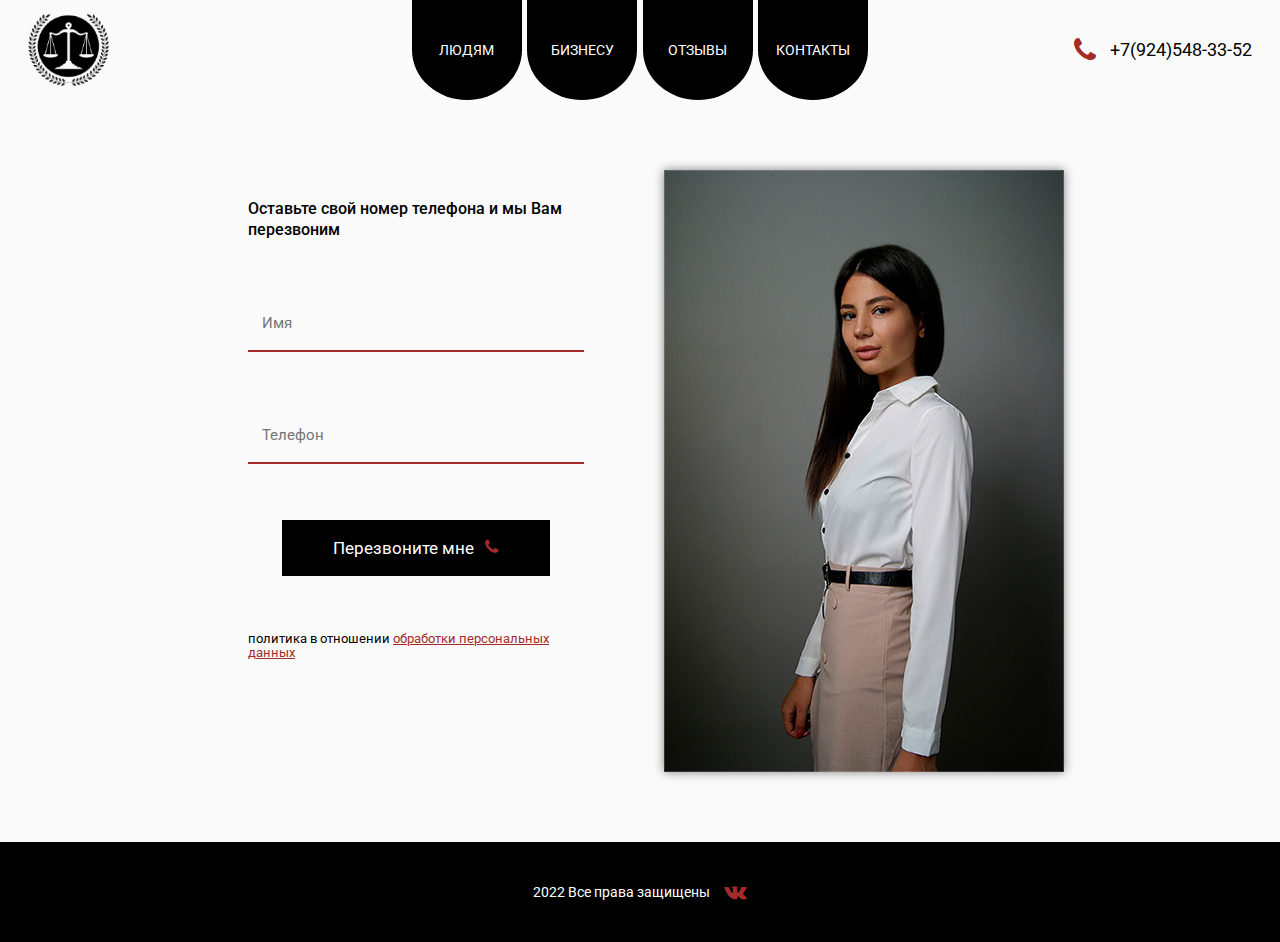
<file: index.html>
<!DOCTYPE html>
<html lang="ru">

<head>
	<meta charset="UTF-8">
	<meta http-equiv="X-UA-Compatible" content="IE=edge">
	<meta name="viewport" content="width=device-width, initial-scale=1.0">
	<title>Юрист Бáртович А.Н.</title>
	<meta name="description" content="Юридические услуги для граждан и бизнеса.">
	<meta name="keywords" content="юрист, банкротство, представительство в суде, трудовые споры, наследство, судебный иск, консультация юриста">
	<link rel="icon" type="image/png" sizes="16x16" href="img/favicon/favicon-32x32.png">
	<link rel="stylesheet" type="text/css" href="css/iconsfont.css">
	<link rel="stylesheet" type="text/css" href="css/style.css">
	<link rel="stylesheet" type="text/css" href="css/header.css">
	<script src="https://ajax.googleapis.com/ajax/libs/jquery/3.6.0/jquery.min.js"></script>
	<script src="js/script.js"></script>
</head>

<body>
	<div class="wrapper">
		<header>
			<script type="module">
				import Header from '/js/Header.js';
				let header = new Header();
			</script>
		</header>

		<main class="mainIndex container">
			<div class="indexsection">
				<div class="mainIndex__form">
					<div class="form-message"></div>
					<form class="indexForm" id="ajax-contact">
						<p class="indexForm__text">Оставьте свой номер телефона и мы Вам перезвоним</p>
						<input class="indexForm__item _req _name" name="name" type="text" placeholder="Имя" >
						<input class="indexForm__item _req" name="tel" type="tel" placeholder="Телефон" >
						<button type="submit" class="indexForm__item">Перезвоните мне
							<i class="icon-phone"></i>
						</button>
						<p class="policy">политика в отношении <a href="#">обработки персональных данных</a></p>
					</form>
				</div>
				<div class="mainIndex__img">
					<img src="img/alina400.jpg" alt="photo">
				</div>	
			</div>
		</main>
		
		<footer>
			<script type="module">
				import Footer from '/js/Footer.js';
				let footer = new Footer();
			</script>
		</footer>
	</div>
	<script src="js/mail.js"></script>
</body>
</html>
</file>
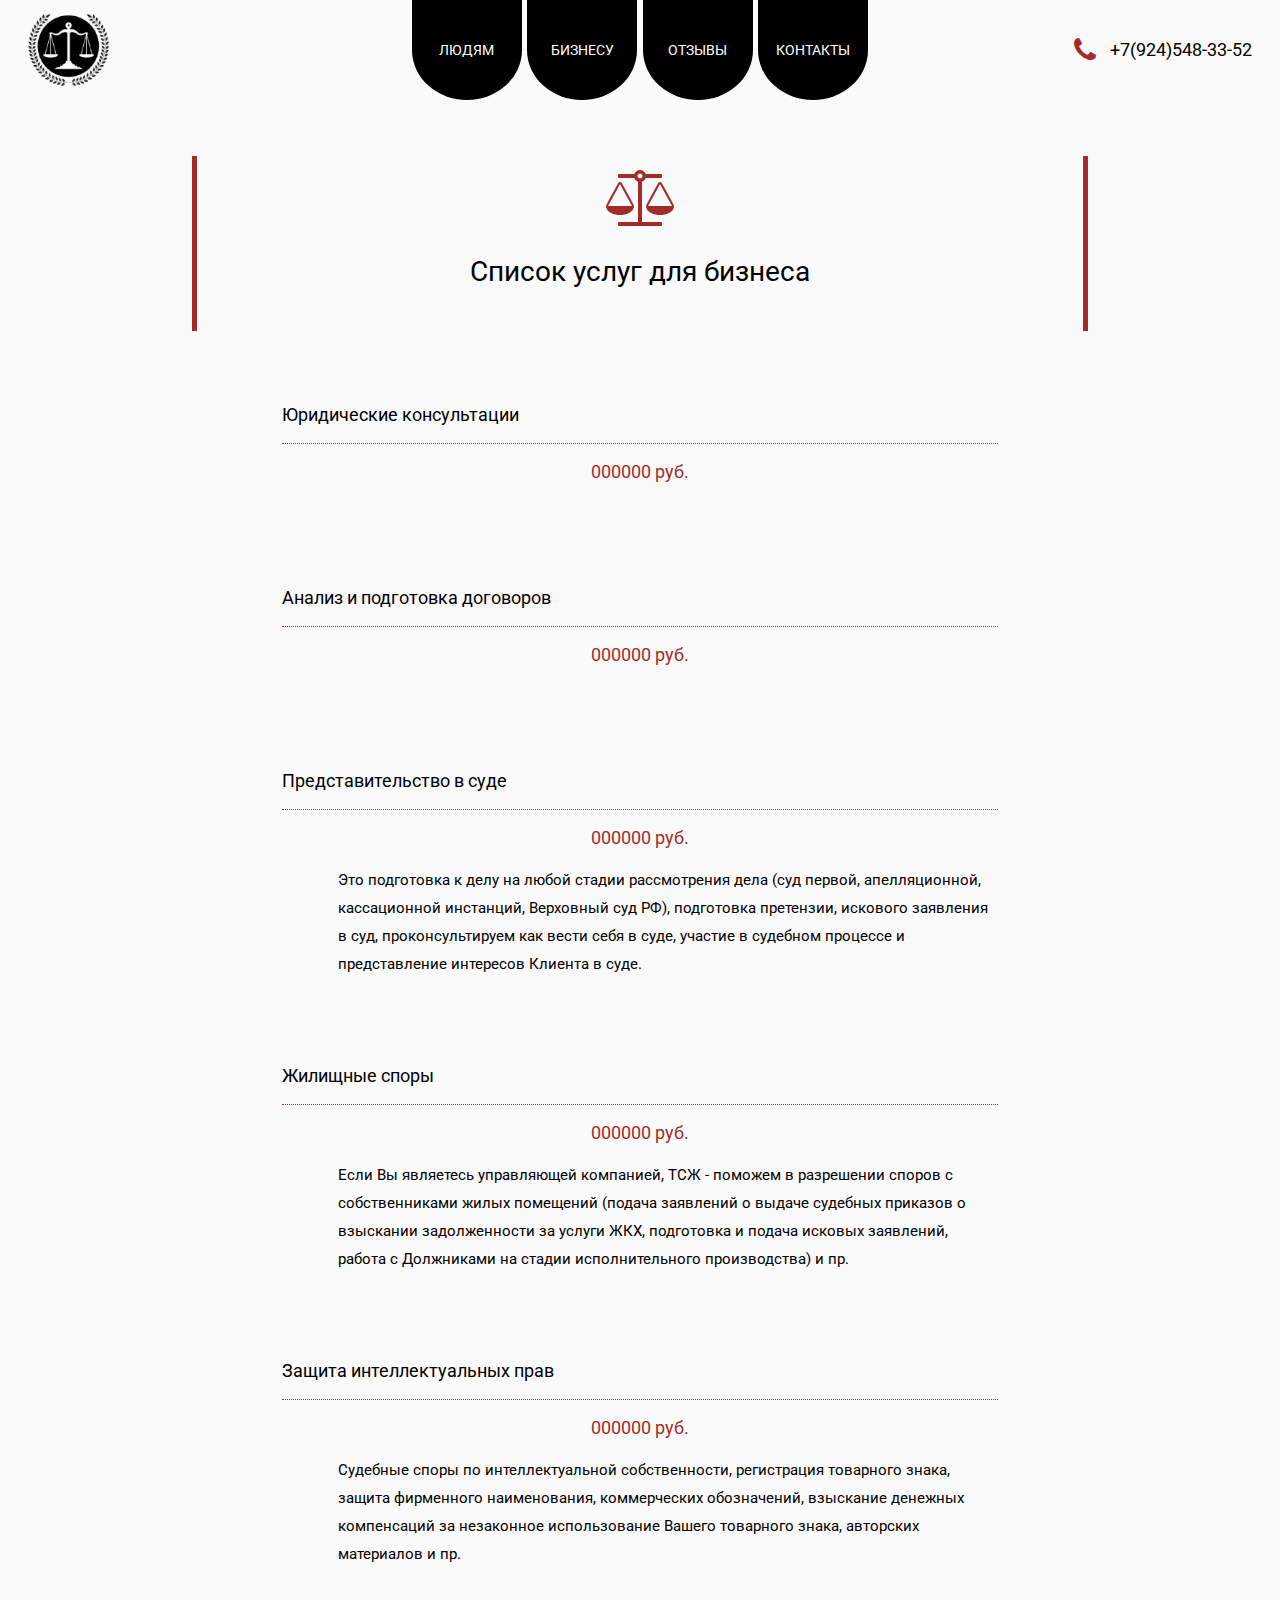
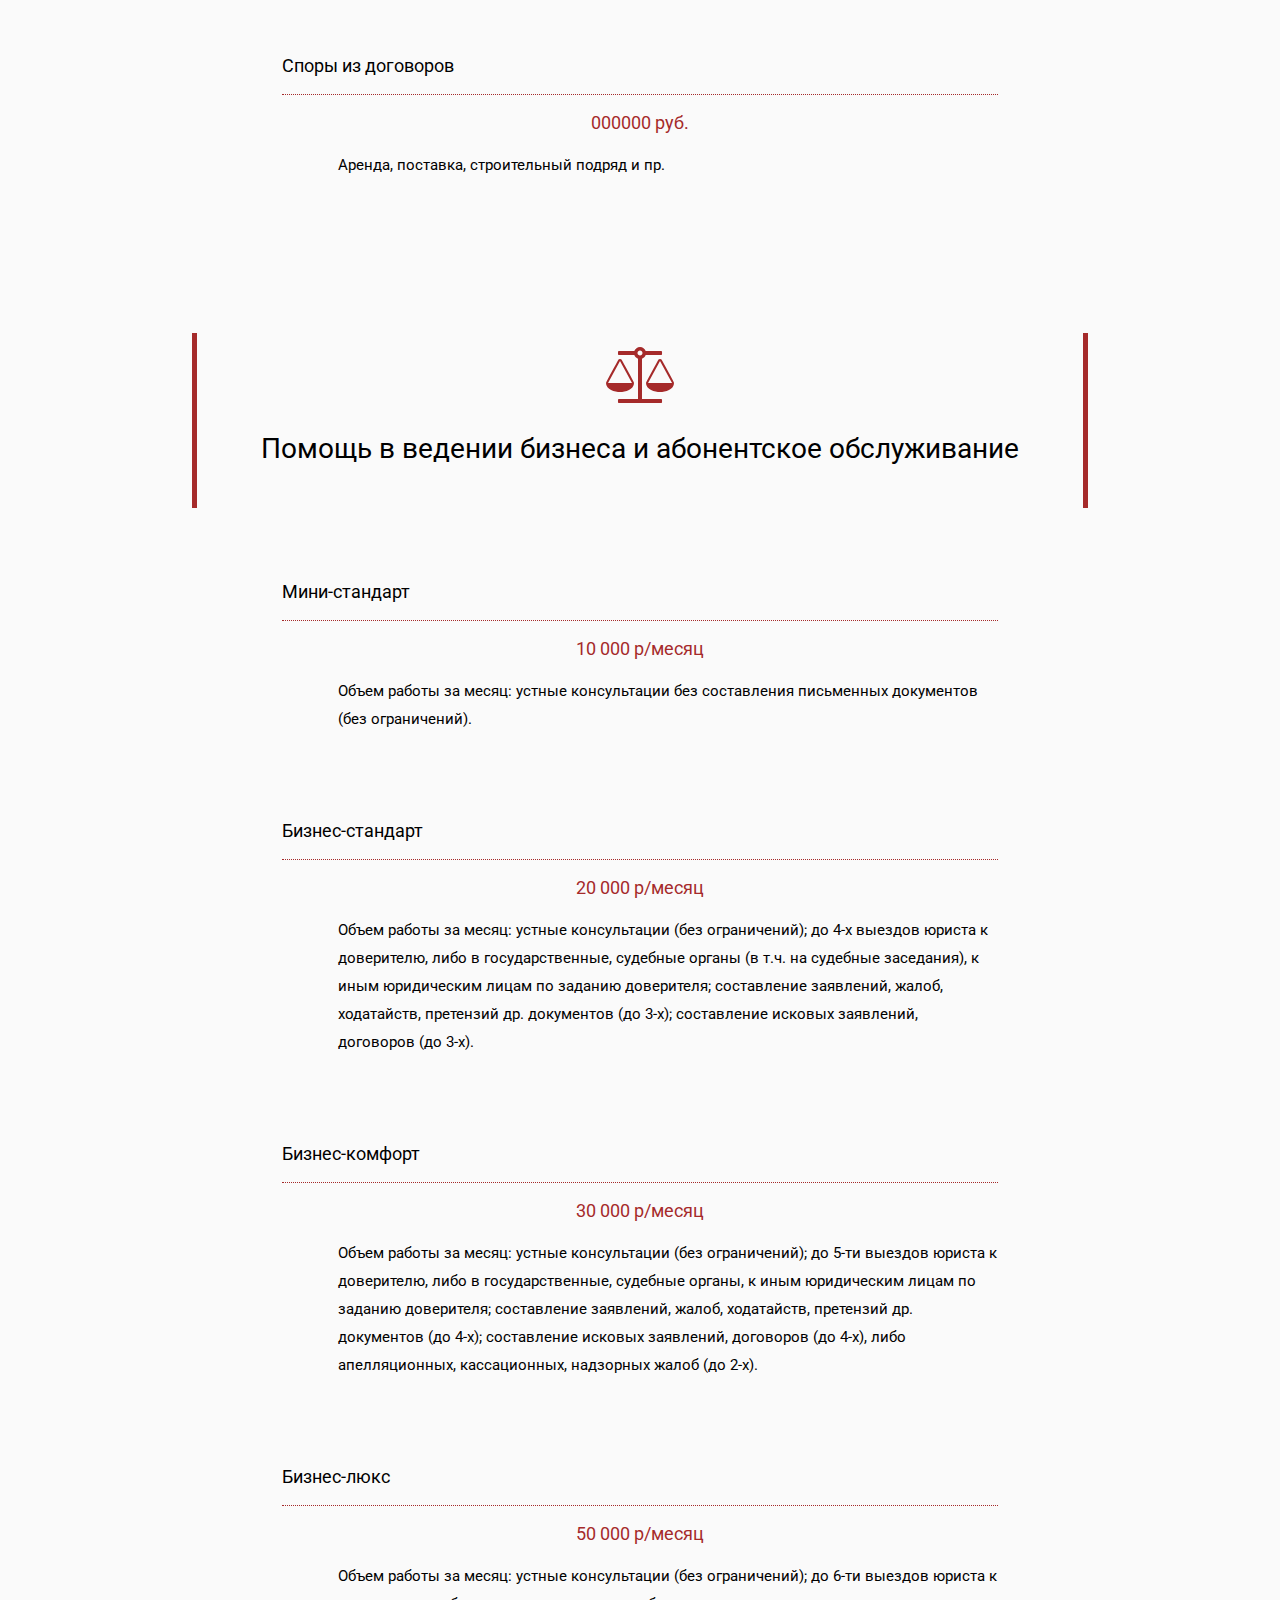
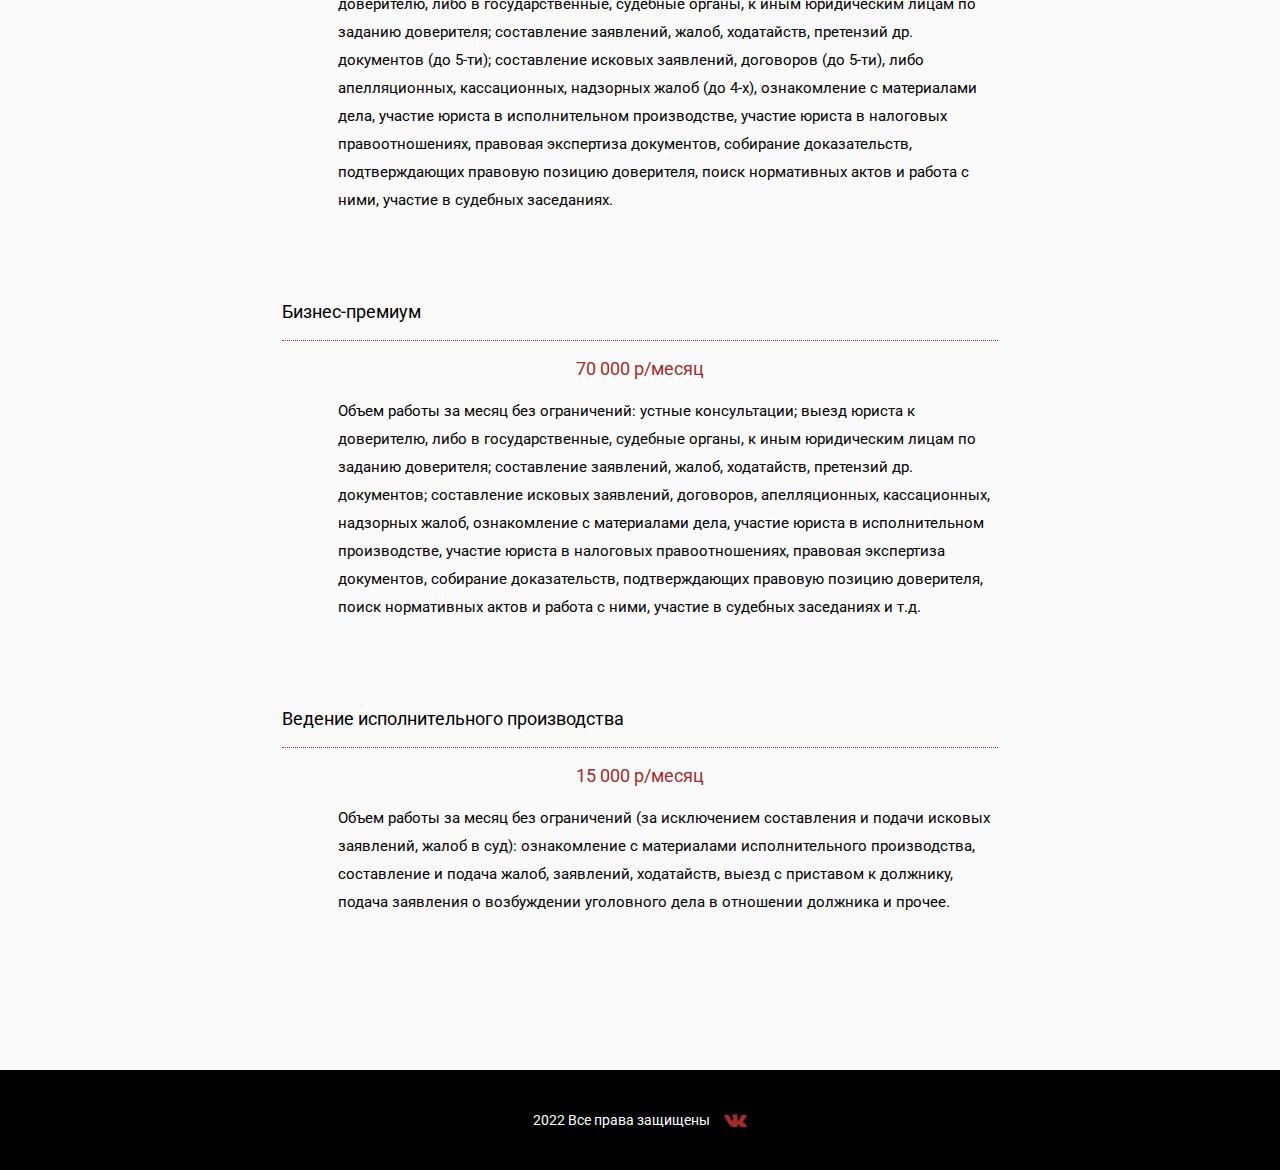
<file: b2b.html>
<!DOCTYPE html>
<html lang="ru">
<head>
	<meta charset="UTF-8">
	<meta http-equiv="X-UA-Compatible" content="IE=edge">
	<meta name="viewport" content="width=device-width, initial-scale=1.0">

	<title>Юридические услуги для бизнеса</title>
	<meta name="description" content="Перечень юридических услуг для предприятий и организаций">
	<meta name="keywords" content="юридические консультации, организация договоров, арбитражный суд, банкротство организаций, регистрация юрлиц, ликвидация юрлиц">

	<link rel="stylesheet" type="text/css" href="css/iconsfont.css">
	<link rel="stylesheet" type="text/css" href="css/style.css">
	<link rel="stylesheet" type="text/css" href="css/header.css">
	<script src="https://ajax.googleapis.com/ajax/libs/jquery/3.6.0/jquery.min.js"></script>
</head>
<body>
	<div class="wrapper">
		<header>
			<script type="module">
				import Header from '/js/Header.js';
				let header = new Header();
			</script>
		</header>

		<main class="container">
			<section>
				<div class="caption">
					<i class="icon-scale"></i>
					<h1>Cписок услуг для бизнеса</h1>
				</div>
				<div class="textblock">
					<div class="textblock__caption">Юридические консультации</div>
					<div class="textblock__price">000000 руб.</div>
					<div class="textblock__text"></div>
				</div>
				<div class="textblock">
					<div class="textblock__caption">Анализ и подготовка договоров</div>
					<div class="textblock__price">000000 руб.</div>
					<div class="textblock__text"></div>
				</div>
				<div class="textblock">
					<div class="textblock__caption">Представительство в суде</div>
					<div class="textblock__price">000000 руб.</div>
					<div class="textblock__text">Это подготовка к делу на любой стадии рассмотрения дела (суд первой, апелляционной, кассационной инстанций, Верховный суд РФ), подготовка претензии, искового заявления в суд, проконсультируем как вести себя в суде, участие в судебном процессе и представление интересов Клиента в суде.
					</div>
				</div>
				<div class="textblock">
					<div class="textblock__caption">Жилищные споры</div>
					<div class="textblock__price">000000 руб.</div>
					<div class="textblock__text">Если Вы являетесь управляющей компанией, ТСЖ - поможем в разрешении споров с собственниками жилых помещений (подача заявлений о выдаче судебных приказов о взыскании задолженности за услуги ЖКХ, подготовка и подача исковых заявлений, работа с Должниками на стадии исполнительного производства) и пр.
					</div>
				</div>
				<div class="textblock">
					<div class="textblock__caption">Защита интеллектуальных прав</div>
					<div class="textblock__price">000000 руб.</div>
					<div class="textblock__text">Судебные споры по интеллектуальной собственности, регистрация товарного знака, защита фирменного наименования, коммерческих обозначений, взыскание денежных компенсаций за незаконное использование Вашего товарного знака, авторских материалов и пр.
					</div>
				</div>
				<div class="textblock">
					<div class="textblock__caption">Споры из договоров</div>
					<div class="textblock__price">000000 руб.</div>
					<div class="textblock__text">Аренда, поставка, строительный подряд и пр.</div>
				</div>
			</section>
			<section>
				<div class="caption">
					<i class="icon-scale"></i>
					<h2>Помощь в ведении бизнеса и абонентское обслуживание</h2>
				</div>
				<div class="textblock">
					<div class="textblock__caption">Мини-стандарт</div>
					<div class="textblock__price">10 000 р/месяц</div>
					<div class="textblock__text">Объем работы за месяц: устные консультации без составления письменных документов (без ограничений).
					</div>
				</div>
				<div class="textblock">
					<div class="textblock__caption">Бизнес-стандарт</div>
					<div class="textblock__price">20 000 р/месяц</div>
					<div class="textblock__text">
						Объем работы за месяц: устные консультации (без ограничений); до 4-х выездов юриста к доверителю, либо в государственные, судебные органы (в т.ч. на судебные заседания), к иным юридическим лицам по заданию доверителя; составление заявлений, жалоб, ходатайств, претензий др. документов (до 3-х); составление исковых заявлений, договоров (до 3-х).
					</div>
				</div>
				<div class="textblock">
					<div class="textblock__caption">Бизнес-комфорт</div>
					<div class="textblock__price">30 000 р/месяц</div>
					<div class="textblock__text">
						Объем работы за месяц: устные консультации (без ограничений); до 5-ти выездов юриста к доверителю, либо в государственные, судебные органы, к иным юридическим лицам по заданию доверителя; составление заявлений, жалоб, ходатайств, претензий др. документов (до 4-х); составление исковых заявлений, договоров (до 4-х), либо апелляционных, кассационных, надзорных жалоб (до 2-х).
					</div>
				</div>
				<div class="textblock">
					<div class="textblock__caption">Бизнес-люкс</div>
					<div class="textblock__price">50 000 р/месяц</div>
					<div class="textblock__text">
						Объем работы за месяц: устные консультации (без ограничений); до 6-ти выездов юриста к доверителю, либо в государственные, судебные органы, к иным юридическим лицам по заданию доверителя; составление заявлений, жалоб, ходатайств, претензий др. документов (до 5-ти); составление исковых заявлений, договоров (до 5-ти), либо апелляционных, кассационных, надзорных жалоб (до 4-х), ознакомление с материалами дела, участие юриста в исполнительном производстве, участие юриста в налоговых правоотношениях, правовая экспертиза документов, собирание доказательств, подтверждающих правовую позицию доверителя, поиск нормативных актов и работа с ними, участие в судебных заседаниях.
					</div>
				</div>
				<div class="textblock">
					<div class="textblock__caption">Бизнес-премиум</div>
					<div class="textblock__price">70 000 р/месяц</div>
					<div class="textblock__text">
						Объем работы за месяц без ограничений: устные консультации; выезд юриста к доверителю, либо в государственные, судебные органы, к иным юридическим лицам по заданию доверителя; составление заявлений, жалоб, ходатайств, претензий др. документов; составление исковых заявлений, договоров, апелляционных, кассационных, надзорных жалоб, ознакомление с материалами дела, участие юриста в исполнительном производстве, участие юриста в налоговых правоотношениях, правовая экспертиза документов, собирание доказательств, подтверждающих правовую позицию доверителя, поиск нормативных актов и работа с ними, участие в судебных заседаниях и т.д.
					</div>
				</div>
				<div class="textblock">
					<div class="textblock__caption">Ведение исполнительного производства</div>
					<div class="textblock__price">15 000 р/месяц</div>
					<div class="textblock__text">
						Объем работы за месяц без ограничений (за исключением составления и подачи исковых заявлений, жалоб в суд): ознакомление с материалами исполнительного производства, составление и подача жалоб, заявлений, ходатайств, выезд с приставом к должнику, подача заявления о возбуждении уголовного дела в отношении должника и прочее.
					</div>
				</div>
			</section>
		</main>

		<footer>
			<script type="module">
				import Footer from '/js/Footer.js';
				let footer = new Footer();
			</script>
		</footer>
	</div>
	<script src="js/script.js"></script>
</body>
</html>
</file>
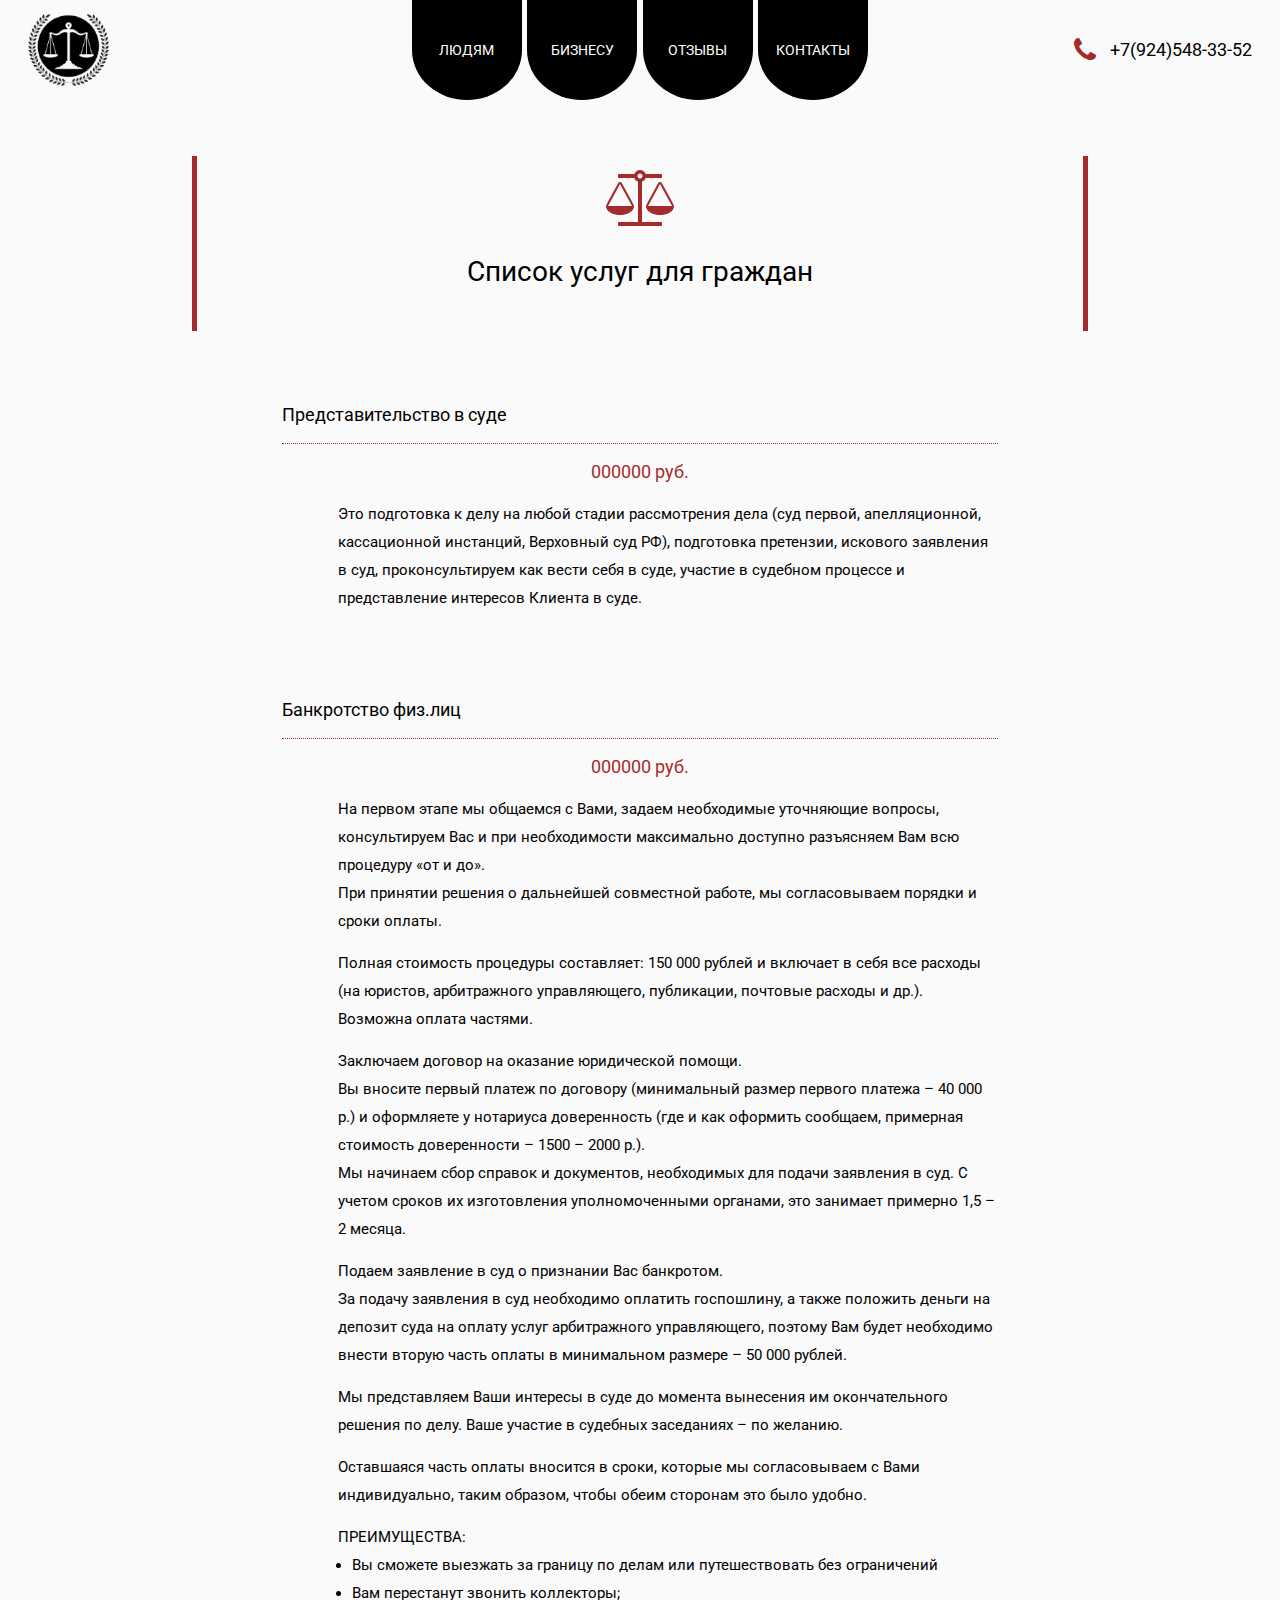
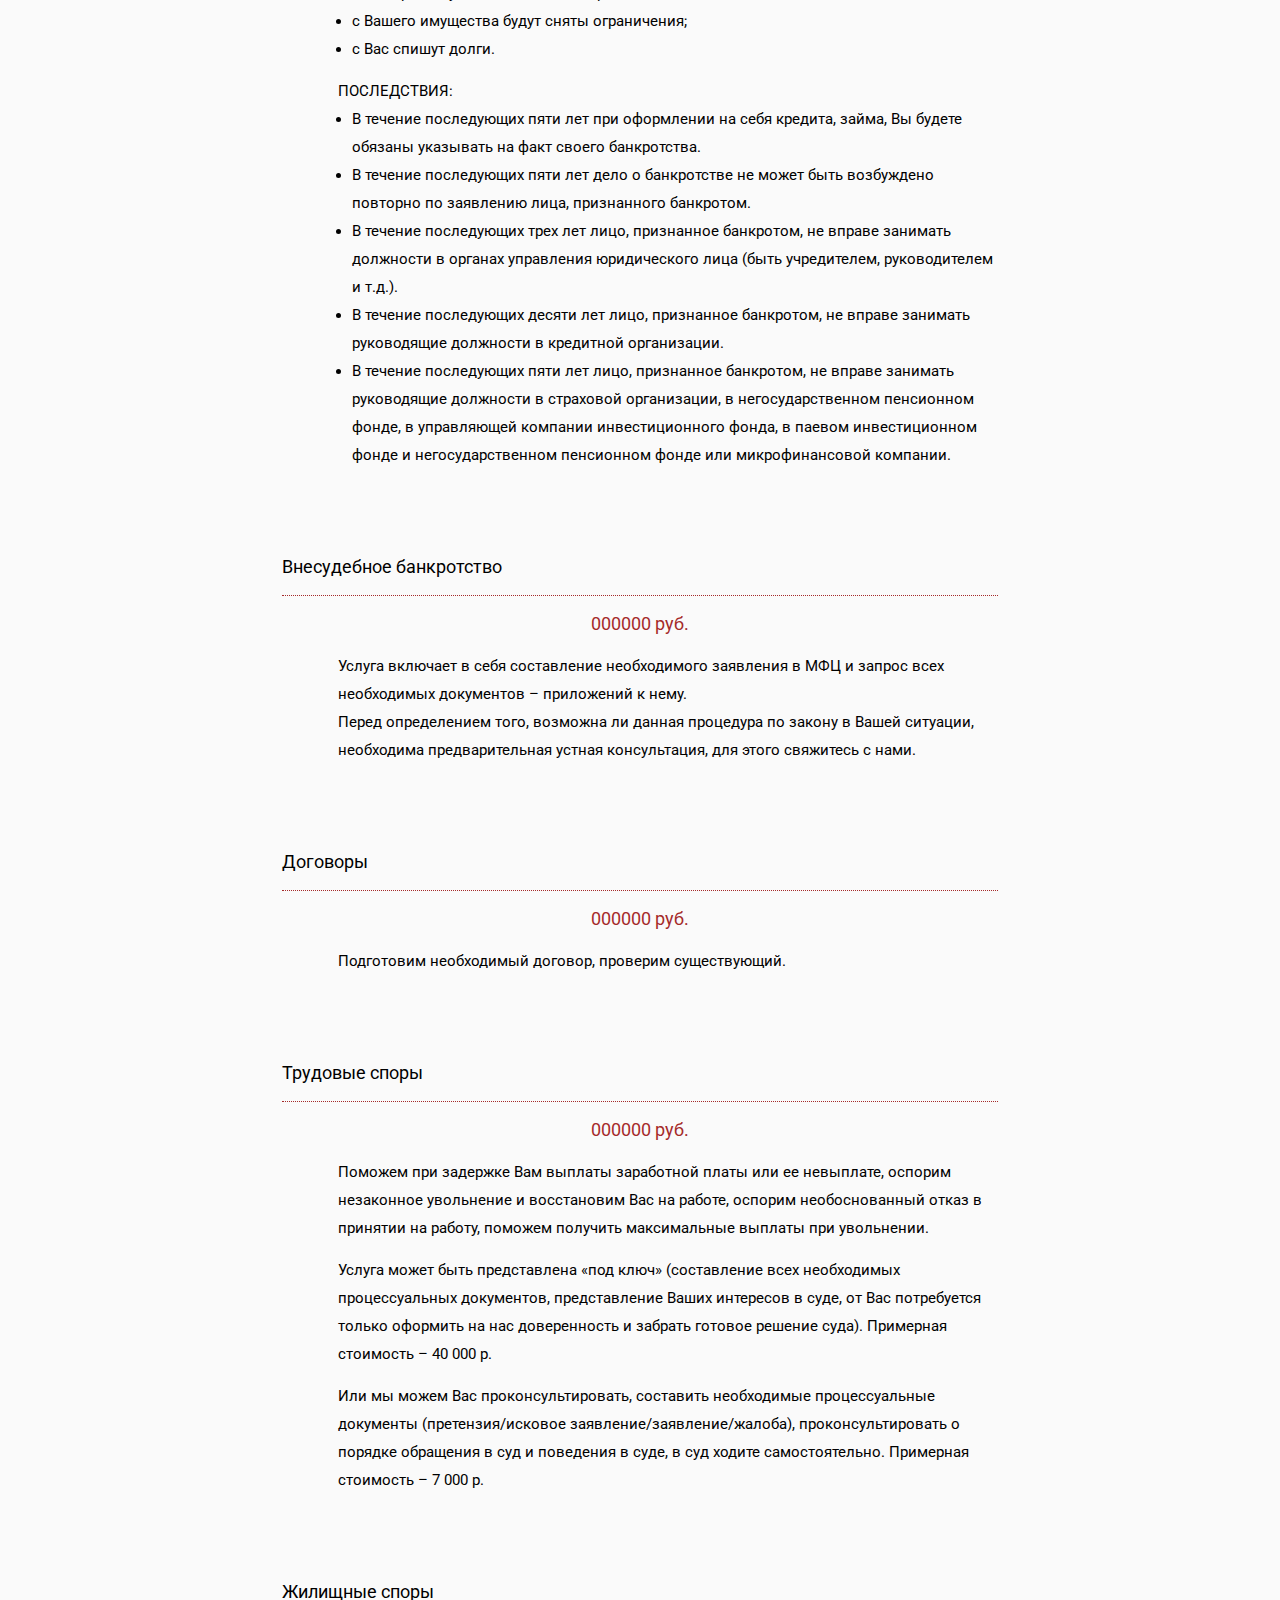
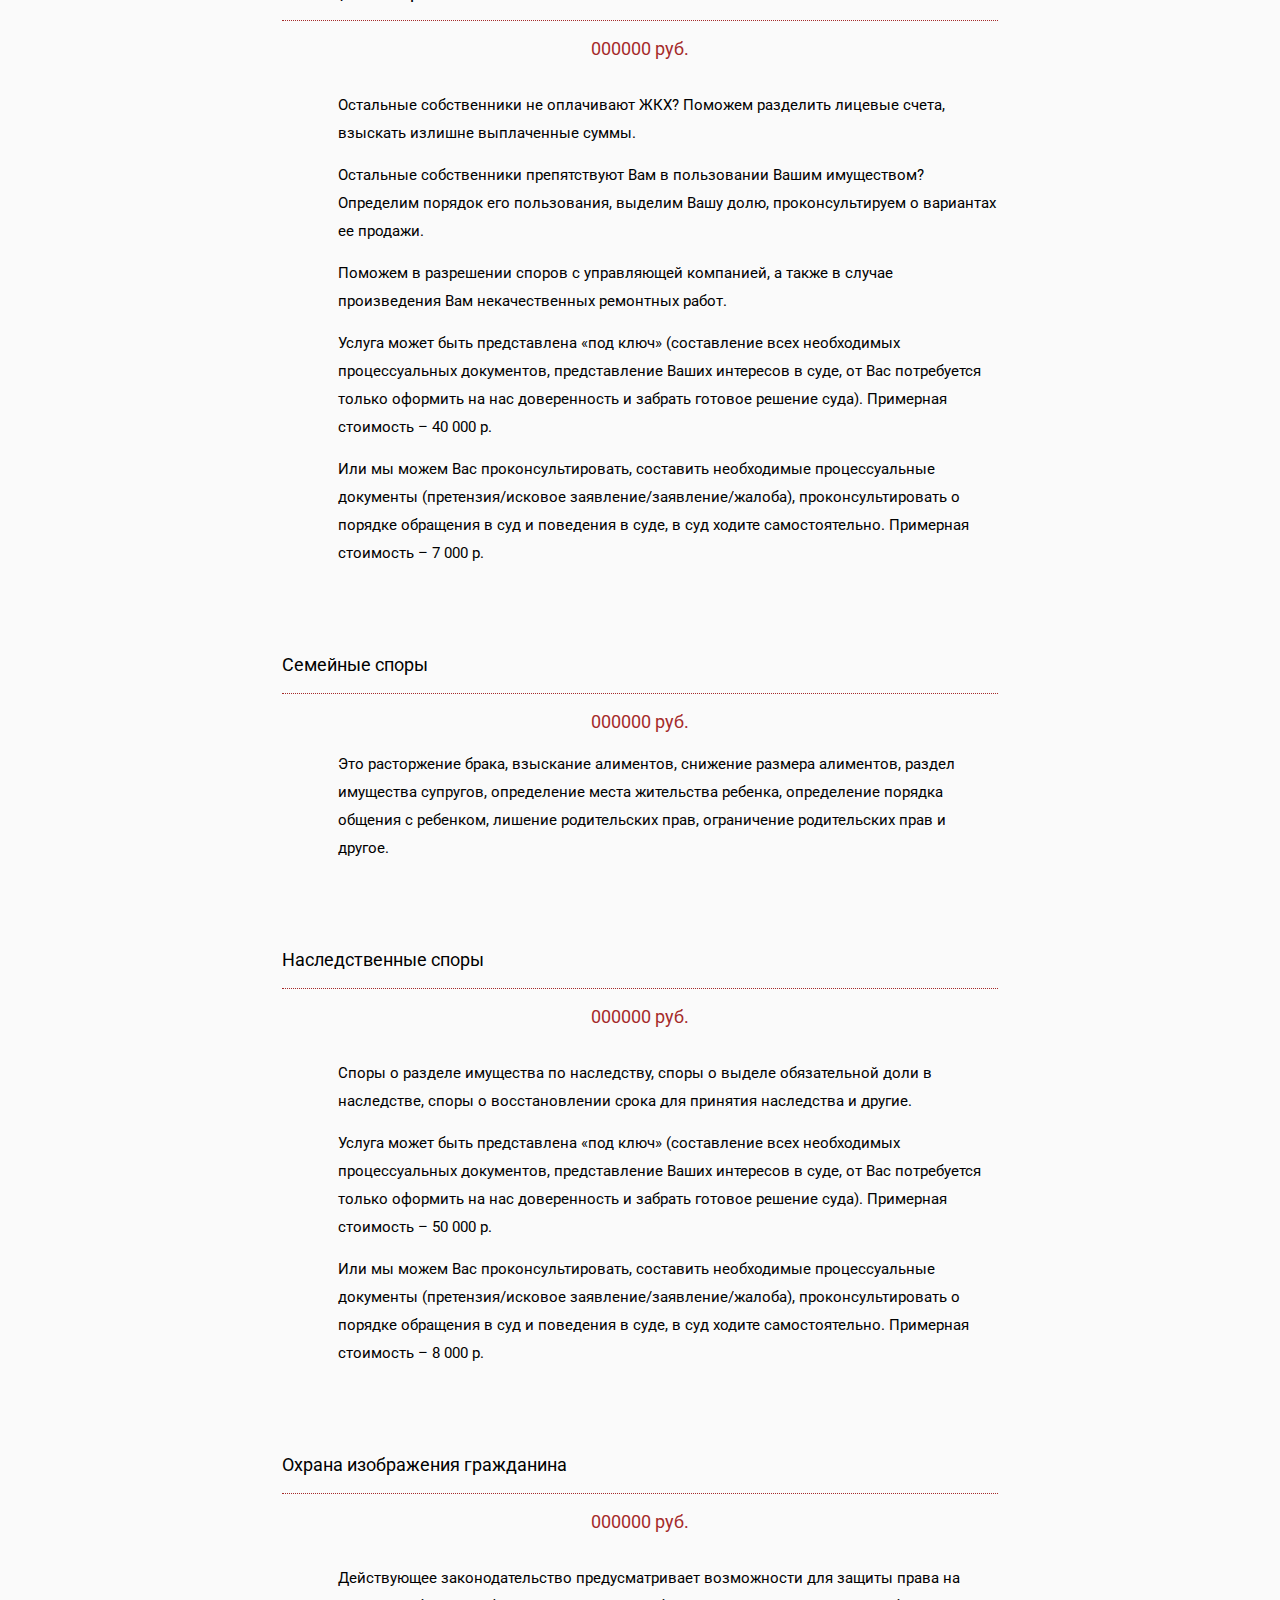
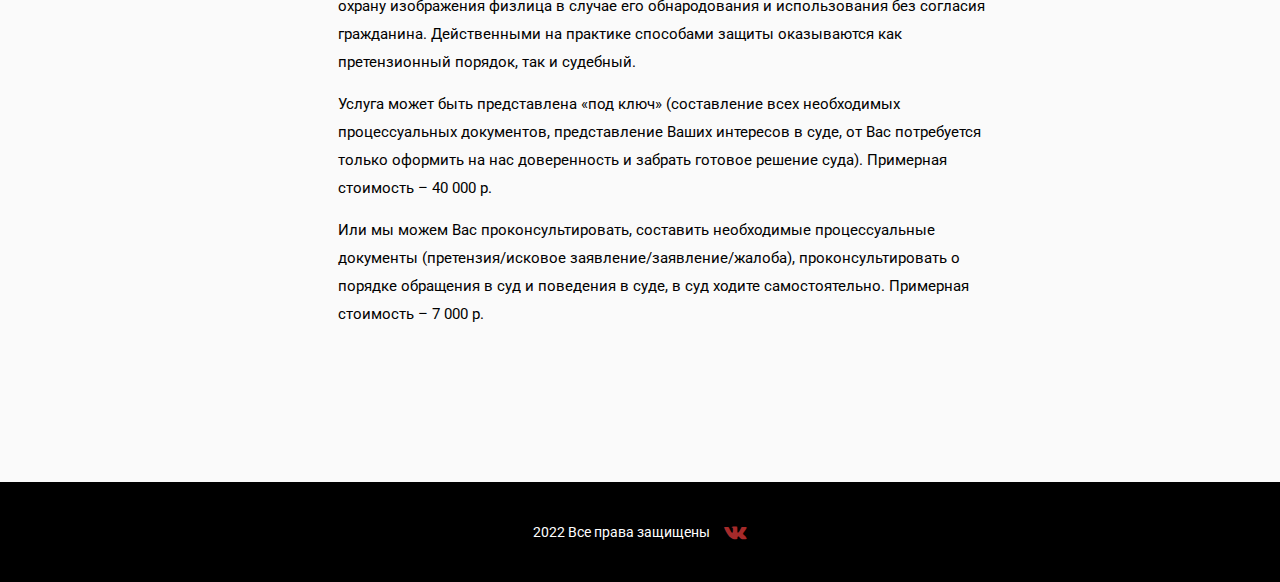
<file: b2c.html>
<!DOCTYPE html>
<html lang="ru">
<head>
	<meta charset="UTF-8">
	<meta http-equiv="X-UA-Compatible" content="IE=edge">
	<meta name="viewport" content="width=device-width, initial-scale=1.0">
	<title>Юридические услуги для граждан</title>
	<meta name="description" content="Перечень юридических услуг для гражданского населения">
	<meta name="keywords" content="юридические консультации, банкротство физлиц, представительство в суде, трудовые споры, жилищный спор, семейный юрист, наследство">
	<link rel="stylesheet" type="text/css" href="css/iconsfont.css">
	<link rel="stylesheet" type="text/css" href="css/style.css">
	<link rel="stylesheet" type="text/css" href="css/header.css">
	<script src="https://ajax.googleapis.com/ajax/libs/jquery/3.6.0/jquery.min.js"></script>
</head>
<body>
	<div class="wrapper">
		<header>
			<script type="module">
				import Header from '/js/Header.js';
				let header = new Header();
			</script>
		</header>

		<main class="container">
			<section>
				<div class="caption">
					<i class="icon-scale"></i>
					<h1>Cписок услуг для граждан</h1>
				</div>
				<div class="textblock">
					<div class="textblock__caption">Представительство в суде</div>
					<div class="textblock__price">000000 руб.</div>
					<div class="textblock__text">Это подготовка к делу на любой стадии рассмотрения дела (суд первой, апелляционной, кассационной инстанций, Верховный суд РФ), подготовка претензии, искового заявления в суд, проконсультируем как вести себя в суде, участие в судебном процессе и представление интересов Клиента в суде.
					</div>
				</div>
				<div class="textblock">
					<div class="textblock__caption">Банкротство физ.лиц</div>
					<div class="textblock__price">000000 руб.</div>
					<div class="textblock__text">
						На первом этапе мы общаемся с Вами, задаем необходимые уточняющие вопросы, консультируем Вас и при необходимости максимально доступно разъясняем Вам всю процедуру «от и до».
						<br>
						При принятии решения о дальнейшей совместной работе, мы согласовываем порядки и сроки оплаты.
						<p>Полная стоимость процедуры составляет: 150 000 рублей и включает в себя все расходы (на юристов, арбитражного управляющего, публикации, почтовые расходы и др.).
						Возможна оплата частями.</p>
						<p>Заключаем договор на оказание юридической помощи.<br>
						Вы вносите первый платеж по договору (минимальный размер первого платежа – 40 000 р.) и оформляете у нотариуса доверенность (где и как оформить сообщаем, примерная стоимость доверенности – 1500 – 2000 р.).
						<br>
						Мы начинаем сбор справок и документов, необходимых для подачи заявления в суд. С учетом сроков их изготовления уполномоченными органами, это занимает примерно 1,5 – 2 месяца.
						</p>
						<p>Подаем заявление в суд о признании Вас банкротом.<br>
						За подачу заявления в суд необходимо оплатить госпошлину, а также положить деньги на депозит суда на оплату услуг арбитражного управляющего, поэтому Вам будет необходимо внести вторую часть оплаты в минимальном размере – 50 000 рублей.
						</p>
						<p>Мы представляем Ваши интересы в суде до момента вынесения им окончательного решения по делу. Ваше участие в судебных заседаниях – по желанию.</p>
						<p>Оставшаяся часть оплаты вносится в сроки, которые мы согласовываем с Вами индивидуально, таким образом, чтобы обеим сторонам это было удобно.</p>
						<p>ПРЕИМУЩЕСТВА:</p>
						<ul>
						<li>Вы сможете выезжать за границу по делам или путешествовать без ограничений</li>
						<li>Вам перестанут звонить коллекторы;</li>
						<li>с Вашего имущества будут сняты ограничения;</li>
						<li>с Вас спишут долги.</li>
						</ul>
						<p>ПОСЛЕДСТВИЯ:</p>
						<ul>
						<li>В течение последующих пяти лет при оформлении на себя кредита, займа, Вы будете обязаны указывать на факт своего банкротства.</li>
						<li>В течение последующих пяти лет дело о банкротстве не может быть возбуждено повторно по заявлению лица, признанного банкротом.</li>
						<li>В течение последующих трех лет лицо, признанное банкротом, не вправе занимать должности в органах управления юридического лица (быть учредителем, руководителем и т.д.).</li>
						<li>В течение последующих десяти лет лицо, признанное банкротом, не вправе занимать руководящие должности в кредитной организации.</li>
						<li>В течение последующих пяти лет лицо, признанное банкротом, не вправе занимать руководящие должности в страховой организации, в негосударственном пенсионном фонде, в управляющей компании инвестиционного фонда, в паевом инвестиционном фонде и негосударственном пенсионном фонде или микрофинансовой компании.</li>
						</ul>
					</div>
				</div>
				<div class="textblock">
					<div class="textblock__caption">Внесудебное банкротство</div>
					<div class="textblock__price">000000 руб.</div>
					<div class="textblock__text">Услуга включает в себя составление необходимого заявления в 		МФЦ и запрос всех необходимых документов – приложений к нему.<br>
						Перед определением того, возможна ли данная процедура по закону в Вашей ситуации, необходима предварительная устная консультация, для этого свяжитесь с нами.
					</div>
				</div>
				<div class="textblock">
					<div class="textblock__caption">Договоры</div>
					<div class="textblock__price">000000 руб.</div>
					<div class="textblock__text">Подготовим необходимый договор, проверим существующий.
					</div>
				</div>
				<div class="textblock">
					<div class="textblock__caption">Трудовые споры</div>
					<div class="textblock__price">000000 руб.</div>
					<div class="textblock__text">Поможем при задержке Вам выплаты заработной платы или ее 			невыплате, оспорим незаконное увольнение и восстановим Вас на работе, оспорим 				необоснованный отказ в принятии на работу, поможем получить максимальные выплаты при 		увольнении.

						<p>Услуга может быть представлена «под ключ» (составление всех необходимых процессуальных документов, представление Ваших интересов в суде, от Вас потребуется только оформить на нас доверенность и забрать готовое решение суда). Примерная стоимость – 40 000 р.</p>
						
						<p>Или мы можем Вас проконсультировать, составить необходимые процессуальные документы (претензия/исковое заявление/заявление/жалоба), проконсультировать о порядке обращения в суд и поведения в суде, в суд ходите самостоятельно. Примерная стоимость – 7 000 р.</p>
					</div>
				</div>
				<div class="textblock">
					<div class="textblock__caption">Жилищные споры</div>
					<div class="textblock__price">000000 руб.</div>
					<div class="textblock__text">
						<p>Остальные собственники не оплачивают ЖКХ? Поможем разделить лицевые счета, взыскать излишне выплаченные суммы.
						</p>
						<p>Остальные собственники препятствуют Вам в пользовании Вашим имуществом? Определим порядок его пользования, выделим Вашу долю, проконсультируем о вариантах ее продажи.
						</p>
						<p>Поможем в разрешении споров с управляющей компанией, а также в случае произведения Вам некачественных ремонтных работ.</p>
						<p>Услуга может быть представлена «под ключ» (составление всех необходимых процессуальных документов, представление Ваших интересов в суде, от Вас потребуется только оформить на нас доверенность и забрать готовое решение суда). Примерная стоимость – 40 000 р.</p>
						<p>Или мы можем Вас проконсультировать, составить необходимые процессуальные документы (претензия/исковое заявление/заявление/жалоба), проконсультировать о порядке обращения в суд и поведения в суде, в суд ходите самостоятельно. Примерная стоимость – 7 000 р.</p>
					</div>
				</div>
				<div class="textblock">
					<div class="textblock__caption">Семейные споры</div>
					<div class="textblock__price">000000 руб.</div>
					<div class="textblock__text">Это расторжение брака, взыскание алиментов, снижение размера алиментов, раздел имущества супругов, определение места жительства ребенка, определение порядка общения с ребенком, лишение родительских прав, ограничение родительских прав и другое.
					</div>
				</div>
				<div class="textblock">
					<div class="textblock__caption">Наследственные споры</div>
					<div class="textblock__price">000000 руб.</div>
					<div class="textblock__text">
						<p>Споры о разделе имущества по наследству, споры о выделе обязательной доли в наследстве, споры о восстановлении срока для принятия наследства и другие.</p>
						<p>Услуга может быть представлена «под ключ» (составление всех необходимых процессуальных документов, представление Ваших интересов в суде, от Вас потребуется только оформить на нас доверенность и забрать готовое решение суда). Примерная стоимость – 50 000 р.</p>
						<p>Или мы можем Вас проконсультировать, составить необходимые процессуальные документы (претензия/исковое заявление/заявление/жалоба), проконсультировать о порядке обращения в суд и поведения в суде, в суд ходите самостоятельно. Примерная стоимость – 8 000 р.</p>
					</div>
				</div>
				<div class="textblock">
					<div class="textblock__caption">Охрана изображения гражданина</div>
					<div class="textblock__price">000000 руб.</div>
					<div class="textblock__text">
						<p>Действующее законодательство предусматривает возможности для защиты права на охрану изображения физлица в случае его обнародования и использования без согласия гражданина. Действенными на практике способами защиты оказываются как претензионный порядок, так и судебный.</p>
						<p>Услуга может быть представлена «под ключ» (составление всех необходимых процессуальных документов, представление Ваших интересов в суде, от Вас потребуется только оформить на нас доверенность и забрать готовое решение суда). Примерная стоимость – 40 000 р.</p>
						<p>Или мы можем Вас проконсультировать, составить необходимые процессуальные документы (претензия/исковое заявление/заявление/жалоба), проконсультировать о порядке обращения в суд и поведения в суде, в суд ходите самостоятельно. Примерная стоимость – 7 000 р.</p>
					</div>
				</div>
			</section>
		</main>

		<footer>
			<script type="module">
				import Footer from '/js/Footer.js';
				let footer = new Footer();
			</script>
		</footer>
	</div>
	<script src="js/script.js"></script>
</body>
</html>
</file>
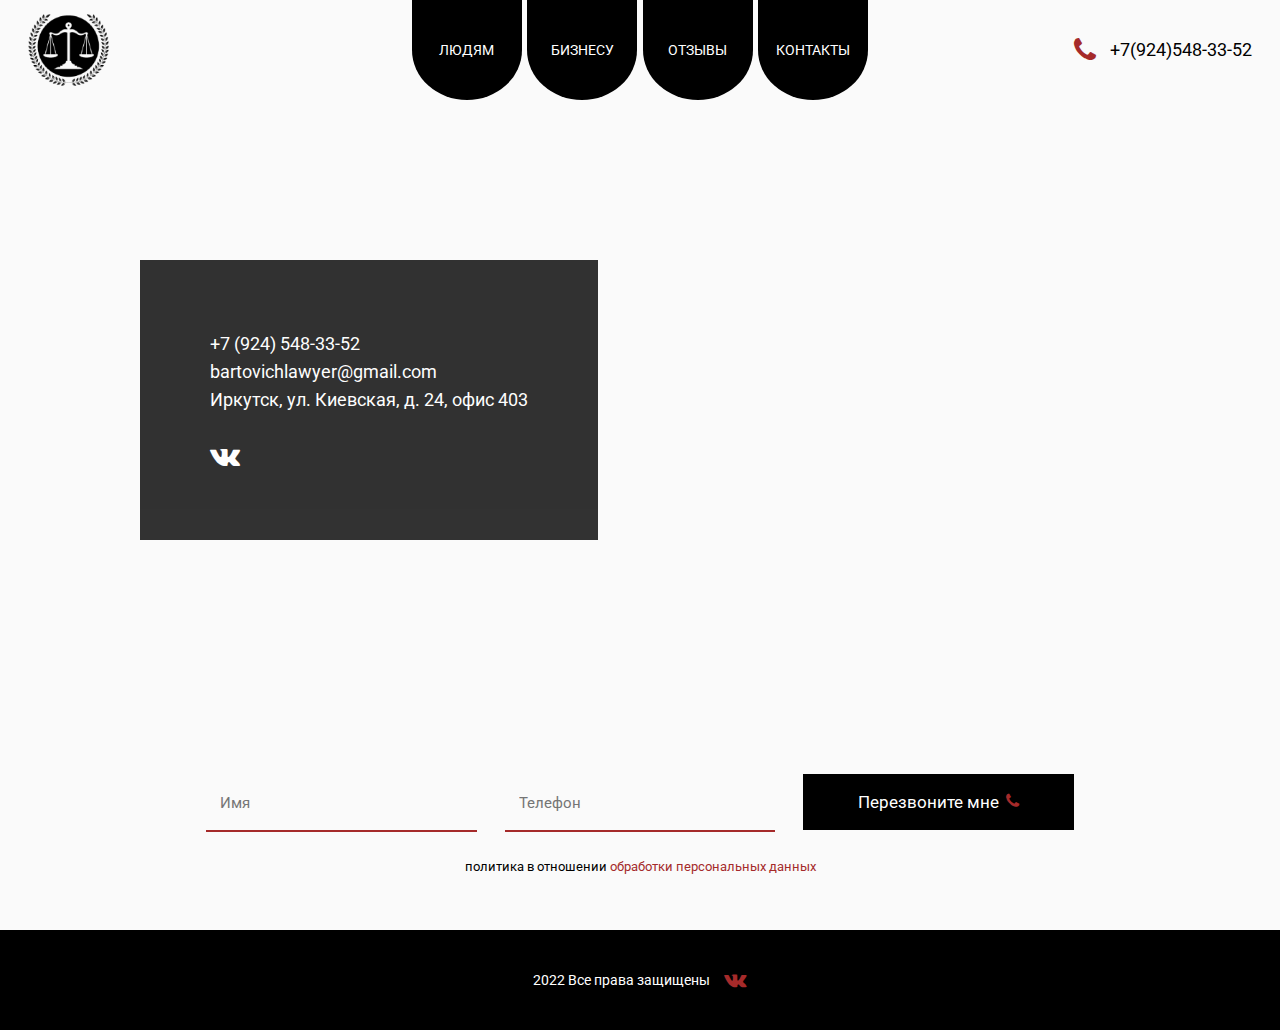
<file: contact.html>
<!DOCTYPE html>
<html lang="ru">

<head>
	<meta charset="UTF-8">
	<meta http-equiv="X-UA-Compatible" content="IE=edge">
	<meta name="viewport" content="width=device-width, initial-scale=1.0">
	<title>Контакты - Юрист Бáртович А.Н.</title>
	<meta name="description" content="Наше местоположение и контактые данные.">
	<meta name="keywords" content="карта, адрес, телефон, email">
	<link rel="stylesheet" type="text/css" href="css/iconsfont.css">
	<link rel="stylesheet" type="text/css" href="css/style.css">
	<link rel="stylesheet" type="text/css" href="css/header.css">
	<script src="https://ajax.googleapis.com/ajax/libs/jquery/3.6.0/jquery.min.js"></script>
</head>

<body>
	<div class="wrapper">
		<header>
			<script type="module">
				import Header from '/js/Header.js';
				let header = new Header();
			</script>
		</header>

		<main class="mainContact">
			<div class="map">
				<div class="map__body">
					<script type="text/javascript" charset="utf-8" async src="https://api-maps.yandex.ru/services/constructor/1.0/js/?um=constructor%3Acde7548aaf63c4fa41edc29a3c5b2380a31bb4b110858d1117cb9e6723fe9a6e&amp;width=100%25&amp;height=100%25&amp;lang=ru_RU&amp;scroll=falce"></script>
				</div>
				<div class="map__label">
					<ul class="map__list">
						<li>+7 (924) 548-33-52</li>
						<li>bartovichlawyer@gmail.com</li>
						<li>Иркутск, ул. Киевская, д. 24, офис 403</li>
					</ul>
					<div class="map__social">
						<a href="https://vk.com/bartovich38" target="_blank"><i class="icon-vk"></i></a>
					</div>
				</div>
			</div>
			<div class="contactFormBody container">
				<form class="contactForm" action="">
					<input class="contactForm__item" type="text" placeholder="Имя">
					<input class="contactForm__item" type="tel" placeholder="Телефон">
					<button class="contactForm__item">Перезвоните мне<i class="icon-phone"></i></button>
				</form>
				<p class="policy">политика в отношении <a href="#">обработки персональных данных</a></p>
			</div>	
		</main>

		<footer>
			<script type="module">
				import Footer from '/js/Footer.js';
				let footer = new Footer();
			</script>
		</footer>
	</div>
	<script src="js/script.js"></script>
</body>
</html>
</file>
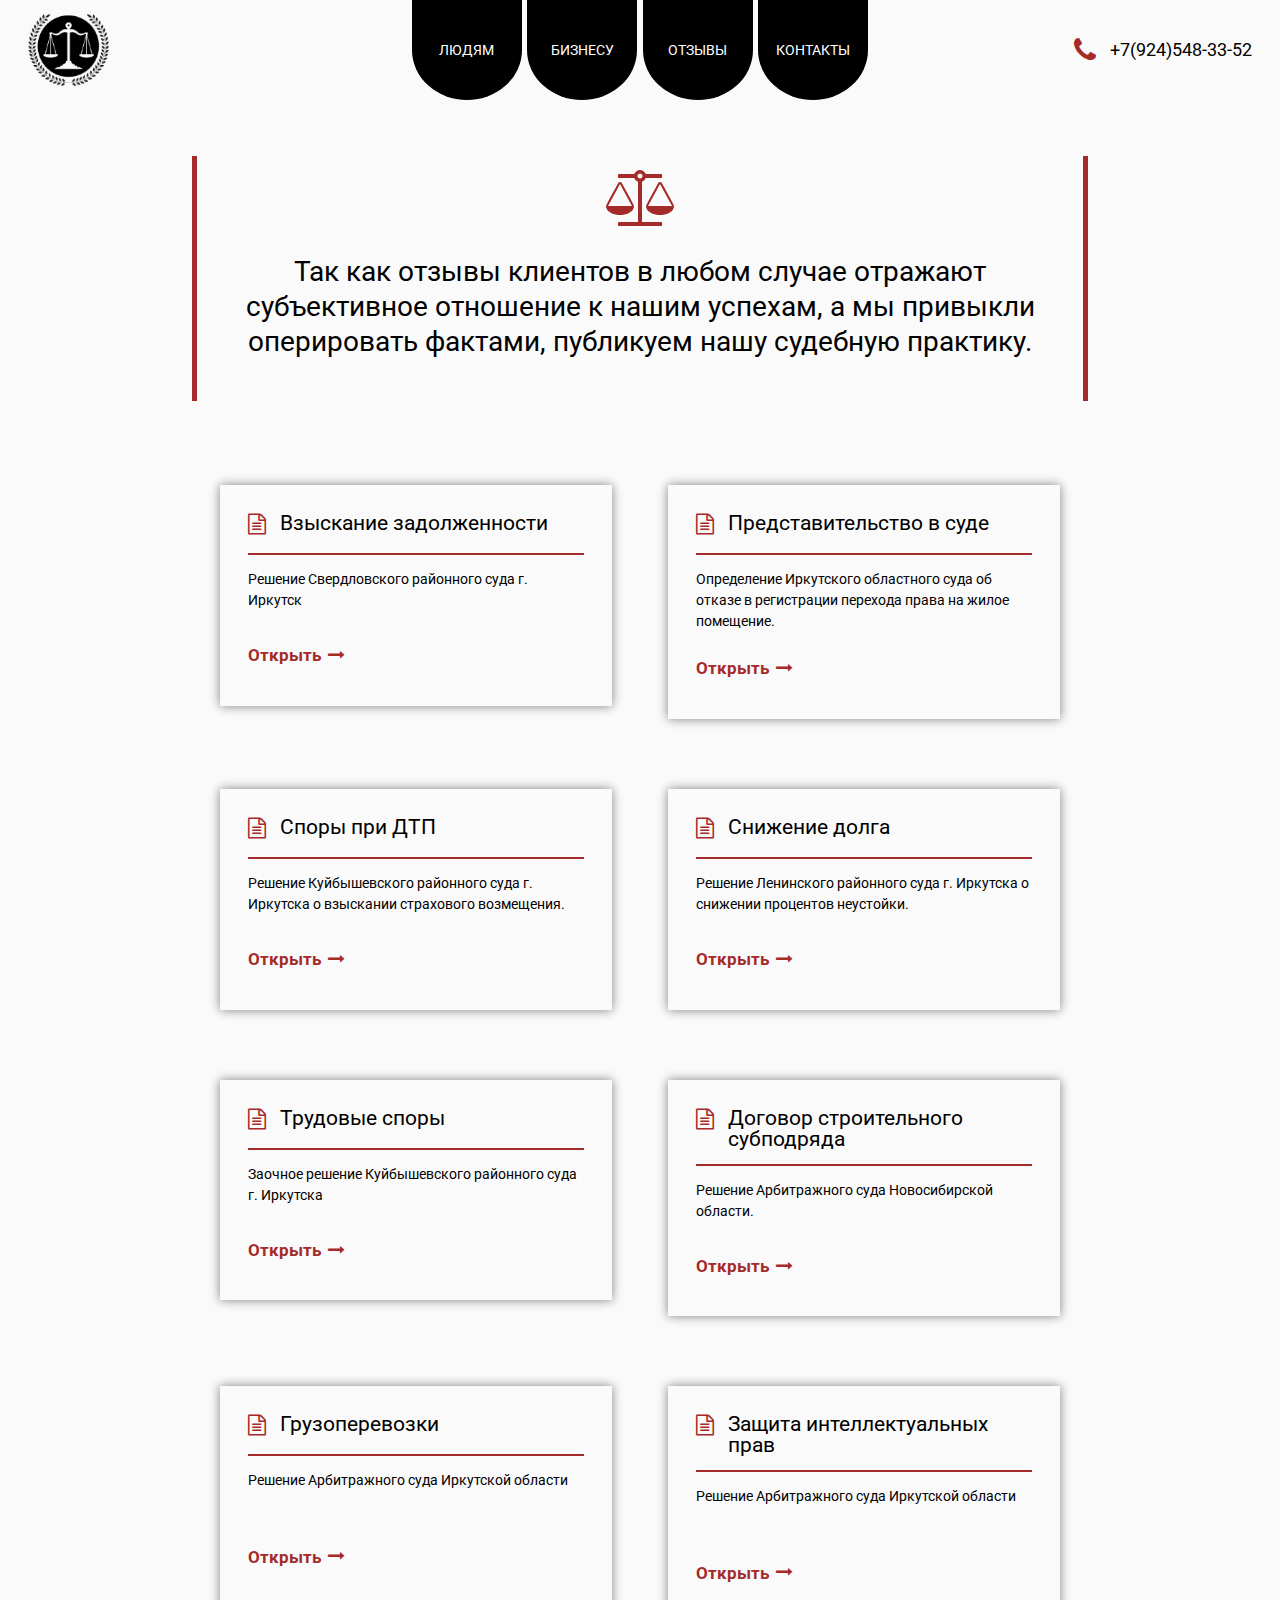
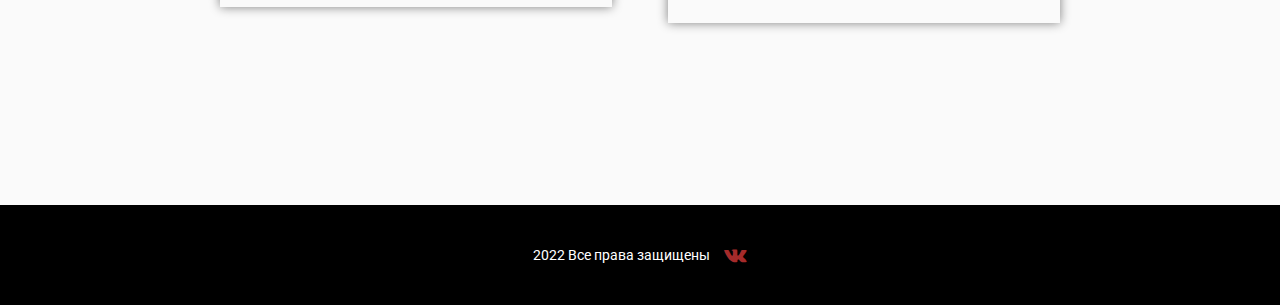
<file: review.html>
<!DOCTYPE html>
<html lang="ru">
<head>
	<meta charset="UTF-8">
	<meta http-equiv="X-UA-Compatible" content="IE=edge">
	<meta name="viewport" content="width=device-width, initial-scale=1.0">
	<title>Отзывы - Юрист Бáртович А.Н.</title>
	<meta name="description" content="Примеры судебной практики как результат успеха работы с нами.">
	<meta name="keywords" content="">
	<link rel="stylesheet" type="text/css" href="css/iconsfont.css">
	<link rel="stylesheet" type="text/css" href="css/style.css">
	<link rel="stylesheet" type="text/css" href="css/header.css">
	<script src="https://ajax.googleapis.com/ajax/libs/jquery/3.6.0/jquery.min.js"></script>
</head>
<body>
	<div class="wrapper">
		<header>
			<script type="module">
				import Header from '/js/Header.js';
				let header = new Header();
			</script>
		</header>

		<main class="container">
			<section>
				<div class="caption">
					<i class="icon-scale"></i>
					<h1>Так как отзывы клиентов в любом случае отражают субъективное отношение к нашим успехам, а мы привыкли оперировать фактами, публикуем нашу судебную практику.</h1>
				</div>
				<div class="review">
					<div class="review__item">
						<div class="review__wrap">
							<div class="review__caption">
								<i class="icon-file-text-o"></i>
								<p>Взыскание задолженности</p>
							</div>
							<div class="review__text">Решение Свердловского районного суда г. Иркутск</div>
							<div class="review__footer">
								<a href="https://drive.google.com/file/d/12Xgz7bFNBXVbXjdukfKjMWd9iw_En9lx/view?usp=sharing" target="blank">Открыть</a>
								<i class="icon-long-arrow-right"></i>
							</div>
						</div>
					</div>
					<div class="review__item">
						<div class="review__wrap">
							<div class="review__caption">
								<i class="icon-file-text-o"></i>
								<p>Представительство в суде</p>
							</div>
							<div class="review__text">Определение Иркутского областного суда об отказе в регистрации перехода права на жилое помещение.
							</div>
							<div class="review__footer">
								<a href="https://drive.google.com/file/d/1v4GfMB5_maLGvgVOl-7HiJwEF3NwLwAN/view?usp=sharing" target="blank">Открыть</a>
								<i class="icon-long-arrow-right"></i>
							</div>
						</div>
					</div>
					<div class="review__item">
						<div class="review__wrap">
							<div class="review__caption">
								<i class="icon-file-text-o"></i>
								<p>Споры при ДТП</p>
							</div>
							<div class="review__text">Решение Куйбышевского районного суда г. Иркутска о взыскании страхового возмещения.</div>
							<div class="review__footer">
								<a href="https://drive.google.com/file/d/1PGcKWZODS8r6LxBIr0HjGGNMV2FV0fmn/view?usp=sharing" target="blank">Открыть</a>
								<i class="icon-long-arrow-right"></i>
							</div>
						</div>
					</div>
					<div class="review__item">
						<div class="review__wrap">
							<div class="review__caption">
								<i class="icon-file-text-o"></i>
								<p>Снижение долга</p>
							</div>
							<div class="review__text">Решение Ленинского районного суда г. Иркутска о снижении процентов неустойки.</div>
							<div class="review__footer">
								<a href="https://drive.google.com/file/d/1G2TMLt-H6LoqxvqurjCZhRv4PyKdGMMT/view?usp=sharing" target="blank">Открыть</a>
								<i class="icon-long-arrow-right"></i>
							</div>
						</div>
					</div>
					<div class="review__item">
						<div class="review__wrap">
							<div class="review__caption">
								<i class="icon-file-text-o"></i>
								<p>Трудовые споры</p>
							</div>
							<div class="review__text">Заочное решение Куйбышевского районного суда г. Иркутска</div>
							<div class="review__footer">
								<a href="https://drive.google.com/file/d/1etB_zXXILS5ya1QktCEVOHQ_6b0LZeYn/view?usp=sharing" target="blank">Открыть</a>
								<i class="icon-long-arrow-right"></i>
							</div>
						</div>
					</div>
					<div class="review__item">
						<div class="review__wrap">
							<div class="review__caption">
								<i class="icon-file-text-o"></i>
								<p>Договор строительного субподряда</p>
							</div>
							<div class="review__text">Решение Арбитражного суда Новосибирской области.</div>
							<div class="review__footer">
								<a href="https://drive.google.com/file/d/1CIothRJwYMSAVmfesKo4V1oVrcocKgDE/view?usp=sharing" target="blank">Открыть</a>
								<i class="icon-long-arrow-right"></i>
							</div>
						</div>
					</div>
					<div class="review__item">
						<div class="review__wrap">
							<div class="review__caption">
								<i class="icon-file-text-o"></i>
								<p>Грузоперевозки</p>
							</div>
							<div class="review__text">Решение Арбитражного суда Иркутской области</div>
							<div class="review__footer">
								<a href="https://drive.google.com/file/d/1Vi_iF_yZ9sGSCuP_CkiQygugSb94lWao/view?usp=sharing" target="blank">Открыть</a>
								<i class="icon-long-arrow-right"></i>
							</div>
						</div>
					</div>
					<div class="review__item">
						<div class="review__wrap">
							<div class="review__caption">
								<i class="icon-file-text-o"></i>
								<p>Защита интеллектуальных прав</p>
							</div>
							<div class="review__text">Решение Арбитражного суда Иркутской области</div>
							<div class="review__footer">
								<a href="https://drive.google.com/file/d/1B9YTCvHudfJve64pQwWvk-zRhc-8E2WF/view?usp=sharing" target="blank">Открыть</a>
								<i class="icon-long-arrow-right"></i>
							</div>
						</div>
					</div>
					
				</div>
			</section>
		</main>

		<footer>
			<script type="module">
				import Footer from '/js/Footer.js';
				let footer = new Footer();
			</script>
		</footer>
	</div>
	<script src="js/script.js"></script>
</body>
</html>
</file>
<file: css/iconsfont.css>
@font-face {
  font-family: 'iconsfont';
  src:  url('../fonts/iconsfont.eot?nh5cz7');
  src:  url('../fonts/iconsfont.eot?nh5cz7#iefix') format('embedded-opentype'),
    url('../fonts/iconsfont.ttf?nh5cz7') format('truetype'),
    url('../fonts/iconsfont.woff?nh5cz7') format('woff'),
    url('../fonts/iconsfont.svg?nh5cz7#iconsfont') format('svg');
  font-weight: normal;
  font-style: normal;
  font-display: block;
}

[class^="icon-"], [class*=" icon-"] {
  /* use !important to prevent issues with browser extensions that change fonts */
  font-family: 'iconsfont' !important;
  /* speak: never; */
  font-style: normal;
  font-weight: normal;
  font-variant: normal;
  text-transform: none;
  line-height: 1;

  /* Better Font Rendering =========== */
  -webkit-font-smoothing: antialiased;
  -moz-osx-font-smoothing: grayscale;
}

.icon-close:before {
  content: "\f00d";
}
.icon-phone:before {
  content: "\f095";
}
.icon-arrow-circle-up:before {
  content: "\f0aa";
}
.icon-menu:before {
  content: "\f0c9";
}
.icon-email:before {
  content: "\f0e0";
}
.icon-file-text-o:before {
  content: "\f0f6";
}
.icon-file-text:before {
  content: "\f15c";
}
.icon-ig:before {
  content: "\f16d";
}
.icon-long-arrow-left:before {
  content: "\f177";
}
.icon-long-arrow-right:before {
  content: "\f178";
}
.icon-vk:before {
  content: "\f189";
}
.icon-copyright:before {
  content: "\f1f9";
}
.icon-scale:before {
  content: "\f24e";
}
</file>
<file: css/style.css>
@charset "UTF-8";
@import url("https://fonts.googleapis.com/css2?family=Roboto:wght@300;400;500;700&display=swap");
/* Colors */
/*Обнуление*/
* {
  padding: 0;
  margin: 0;
  border: 0;
}

*, *:before, *:after {
  -webkit-box-sizing: border-box;
  box-sizing: border-box;
}

:focus, :active {
  outline: none;
}

a:focus, a:active {
  outline: none;
}

nav, footer, header, aside {
  display: block;
}

html, body {
  height: 100%;
  width: 100%;
  font-family: Roboto, sans-serif;
  font-size: 100%;
  line-height: 1rem;
  font-size: 14px;
  -ms-text-size-adjust: 100%;
  -moz-text-size-adjust: 100%;
  -webkit-text-size-adjust: 100%;
}

input, button, textarea {
  font-family: inherit;
}

input::-ms-clear {
  display: none;
}

button {
  cursor: pointer;
}

button::-moz-focus-inner {
  padding: 0;
  border: 0;
}

a, a:visited {
  text-decoration: none;
}

a:hover {
  text-decoration: none;
  color: brown;
}

ul li {
  list-style: none;
}

img {
  max-width: 100%;
  display: block;
}

h1, h2, h3, h4, h5, h6 {
  font-size: inherit;
  font-weight: 400;
}

/* -----------Common----------------------------------- */
body {
  background-color: #fafafa;
  color: black;
}

._error {
  -webkit-box-shadow: 0 0 15px red;
          box-shadow: 0 0 15px red;
}

.wrapper {
  min-height: 100%;
  display: -webkit-box;
  display: -ms-flexbox;
  display: flex;
  -webkit-box-orient: vertical;
  -webkit-box-direction: normal;
      -ms-flex-flow: column;
          flex-flow: column;
  -webkit-box-pack: center;
      -ms-flex-pack: center;
          justify-content: center;
}

.container {
  width: 70%;
  margin: 0 auto;
}

@media (max-width: 1024px) {
  .container {
    width: 90%;
  }
}

@media (max-width: 768px) {
  .container {
    margin-top: 60px;
  }
}

.policy {
  font-size: 0.9rem;
}

.policy a {
  color: brown;
}

.policy a:hover {
  color: brown;
}

.caption {
  display: -webkit-box;
  display: -ms-flexbox;
  display: flex;
  -webkit-box-orient: vertical;
  -webkit-box-direction: normal;
      -ms-flex-direction: column;
          flex-direction: column;
  -webkit-box-pack: start;
      -ms-flex-pack: start;
          justify-content: flex-start;
  -webkit-box-align: center;
      -ms-flex-align: center;
          align-items: center;
  margin: 4rem auto;
  padding: 1rem 1rem 3rem 1rem;
  border-left: 5px solid brown;
  border-right: 5px solid brown;
}

@media (max-width: 768px) {
  .caption {
    border-left: 3px solid brown;
    border-right: 3px solid brown;
  }
}

.caption h1, .caption h2 {
  display: block;
  font-size: 2rem;
  line-height: 2.5rem;
  text-align: center;
}

@media (max-width: 768px) {
  .caption h1, .caption h2 {
    font-size: 1.5rem;
  }
}

@media (max-width: 480px) {
  .caption h1, .caption h2 {
    text-align: center;
    line-height: 1.8rem;
  }
}

.caption i {
  color: brown;
  font-size: 4rem;
  margin-bottom: 2rem;
}

.textblock {
  margin: 4rem auto;
  width: 80%;
}

@media (max-width: 480px) {
  .textblock {
    width: 90%;
  }
}

.textblock > * {
  font-size: 1.1rem;
  line-height: 2rem;
  padding: 1rem 0;
}

@media (max-width: 480px) {
  .textblock > * {
    line-height: 1.5rem;
  }
}

.textblock__caption {
  color: black;
  font-size: 1.3rem;
  border-bottom: 1px dotted brown;
}

.textblock__price {
  text-align: center;
  font-size: 1.3rem;
  color: brown;
}

.textblock__text {
  padding-left: 4rem;
  margin-top: -1rem;
}

@media (max-width: 480px) {
  .textblock__text {
    padding-left: 0rem;
  }
}

.textblock__text p {
  margin-top: 1rem;
}

.textblock__text li {
  margin-left: 1rem;
  list-style-type: disc;
}

section {
  margin-bottom: 10rem;
}

@media (max-width: 1024px) {
  section {
    margin-bottom: 2rem;
  }
}

@media (max-width: 768px) {
  section {
    margin-bottom: 0rem;
  }
}

/* FOOTER ----------------------------------------------*/
footer {
  height: 100px;
  width: 100%;
  background-color: black;
  color: white;
  display: -webkit-box;
  display: -ms-flexbox;
  display: flex;
  -webkit-box-orient: horizontal;
  -webkit-box-direction: normal;
      -ms-flex-direction: row;
          flex-direction: row;
  -ms-flex-wrap: nowrap;
      flex-wrap: nowrap;
  -webkit-box-pack: center;
      -ms-flex-pack: center;
          justify-content: center;
  -webkit-box-align: center;
      -ms-flex-align: center;
          align-items: center;
}

@media (max-width: 768px) {
  footer {
    height: 60px;
  }
}

.footer__items {
  display: -webkit-box;
  display: -ms-flexbox;
  display: flex;
  -webkit-box-orient: horizontal;
  -webkit-box-direction: normal;
      -ms-flex-direction: row;
          flex-direction: row;
  -ms-flex-wrap: nowrap;
      flex-wrap: nowrap;
  -webkit-box-pack: center;
      -ms-flex-pack: center;
          justify-content: center;
  -webkit-box-align: center;
      -ms-flex-align: center;
          align-items: center;
}

.footer__items > * {
  margin: 0.5rem;
}

.footer__items i {
  font-size: 1.5rem;
  -webkit-transition: all 0.3s ease;
  transition: all 0.3s ease;
  color: brown;
}

.footer__items i:hover {
  -webkit-transform: translateX(10px);
          transform: translateX(10px);
  color: white;
}

/* MAIN Index ------------------------------------------*/
main {
  -webkit-box-flex: 1;
      -ms-flex: 1 1 auto;
          flex: 1 1 auto;
}

.indexsection {
  width: 100%;
  display: -webkit-box;
  display: -ms-flexbox;
  display: flex;
  -webkit-box-orient: horizontal;
  -webkit-box-direction: normal;
      -ms-flex-direction: row;
          flex-direction: row;
  -ms-flex-wrap: nowrap;
      flex-wrap: nowrap;
  -webkit-box-pack: center;
      -ms-flex-pack: center;
          justify-content: center;
  -webkit-box-align: start;
      -ms-flex-align: start;
          align-items: flex-start;
  margin-top: 5rem;
  margin-bottom: 5rem;
}

@media (max-width: 480px) {
  .indexsection {
    margin-top: 0px;
    margin-bottom: 60px;
  }
}

.mainIndex {
  display: -webkit-box;
  display: -ms-flexbox;
  display: flex;
  -webkit-box-orient: horizontal;
  -webkit-box-direction: normal;
      -ms-flex-direction: row;
          flex-direction: row;
  -ms-flex-wrap: nowrap;
      flex-wrap: nowrap;
  -webkit-box-pack: center;
      -ms-flex-pack: center;
          justify-content: center;
  -webkit-box-align: center;
      -ms-flex-align: center;
          align-items: center;
}

.mainIndex__form {
  -webkit-box-flex: 1;
      -ms-flex: 1 1 50%;
          flex: 1 1 50%;
}

.mainIndex__img {
  -webkit-box-flex: 1;
      -ms-flex: 1 1 50%;
          flex: 1 1 50%;
}

.mainIndex__img img {
  margin: 0 auto;
  -webkit-box-shadow: 0 0 0.7rem grey;
          box-shadow: 0 0 0.7rem grey;
}

.indexForm {
  width: 100%;
  height: 100%;
  padding: 2rem 4rem;
  display: -webkit-box;
  display: -ms-flexbox;
  display: flex;
  -webkit-box-orient: vertical;
  -webkit-box-direction: normal;
      -ms-flex-direction: column;
          flex-direction: column;
  -ms-flex-wrap: nowrap;
      flex-wrap: nowrap;
  -webkit-box-pack: start;
      -ms-flex-pack: start;
          justify-content: flex-start;
  -webkit-box-align: center;
      -ms-flex-align: center;
          align-items: center;
}

@media (max-width: 768px) {
  .indexForm {
    padding: 0rem 2rem 2rem 0;
  }
}

.indexForm__text {
  font-size: 1.15rem;
  font-weight: 500;
  line-height: 1.5rem;
  margin-bottom: 4rem;
  text-align: left;
}

.indexForm a {
  text-decoration: underline;
}

.indexForm__item {
  background-color: transparent;
  font-size: 1.1rem;
  padding: 1rem;
  border-bottom: 2px solid brown;
  width: 100%;
  height: 4rem;
  margin-bottom: 4rem;
}

@media (max-width: 768px) {
  .indexForm__item {
    margin-bottom: 2rem;
  }
}

.indexForm button {
  width: 80%;
  border: none;
  background-color: black;
  color: white;
  font-size: 1.2rem;
  -webkit-transition: all 0.3s ease;
  transition: all 0.3s ease;
}

.indexForm button i {
  margin-left: 0.5rem;
  color: brown;
}

.indexForm button:hover {
  -webkit-box-shadow: 0 0px 10px grey;
          box-shadow: 0 0px 10px grey;
  -webkit-transform: translateY(-5px);
          transform: translateY(-5px);
  letter-spacing: 0.7px;
  color: brown;
}

.indexForm .policy {
  margin-top: 0rem;
}

/* MAIN b2c --------------------------------------------*/
/* MAIN b2b --------------------------------------------*/
/* MAIN review -----------------------------------------*/
.review {
  display: -webkit-box;
  display: -ms-flexbox;
  display: flex;
  -webkit-box-orient: horizontal;
  -webkit-box-direction: normal;
      -ms-flex-direction: row;
          flex-direction: row;
  -ms-flex-wrap: wrap;
      flex-wrap: wrap;
  -webkit-box-pack: center;
      -ms-flex-pack: center;
          justify-content: center;
  -webkit-box-align: start;
      -ms-flex-align: start;
          align-items: flex-start;
}

.review__item {
  width: 50%;
  padding-bottom: 1rem;
}

@media (max-width: 480px) {
  .review__item {
    width: 100%;
  }
}

@media (max-width: 480px) {
  .review {
    display: block;
  }
  .review__item {
    width: 100%;
  }
  .review__wrap {
    margin: 0.5rem 0.5rem;
  }
}

.review__wrap {
  display: -webkit-box;
  display: -ms-flexbox;
  display: flex;
  -webkit-box-orient: vertical;
  -webkit-box-direction: normal;
      -ms-flex-direction: column;
          flex-direction: column;
  -ms-flex-wrap: nowrap;
      flex-wrap: nowrap;
  -webkit-box-pack: start;
      -ms-flex-pack: start;
          justify-content: flex-start;
  -webkit-box-align: start;
      -ms-flex-align: start;
          align-items: flex-start;
  margin: 2rem;
  padding: 2rem;
  -webkit-box-shadow: 0px 0px 10px 0px grey;
          box-shadow: 0px 0px 10px 0px grey;
  -webkit-transition: all 0.2s ease;
  transition: all 0.2s ease;
}

.review__wrap:hover {
  -webkit-box-shadow: 0px 0px 20px 0px grey;
          box-shadow: 0px 0px 20px 0px grey;
}

@media (max-width: 768px) {
  .review__wrap {
    margin: 0.5rem 1rem;
  }
}

@media (max-width: 480px) {
  .review__wrap {
    margin: 0.5rem 1rem;
  }
}

.review__caption {
  display: -webkit-box;
  display: -ms-flexbox;
  display: flex;
  -webkit-box-orient: horizontal;
  -webkit-box-direction: normal;
      -ms-flex-direction: row;
          flex-direction: row;
  -ms-flex-wrap: nowrap;
      flex-wrap: nowrap;
  -webkit-box-pack: start;
      -ms-flex-pack: start;
          justify-content: flex-start;
  -webkit-box-align: start;
      -ms-flex-align: start;
          align-items: flex-start;
  font-size: 1.5rem;
  line-height: 1.5rem;
  padding-bottom: 1rem;
  width: 100%;
  min-height: 3rem;
  border-bottom: 2px solid brown;
}

.review__caption i {
  color: brown;
  margin-right: 1rem;
}

@media (max-width: 1024px) {
  .review__caption {
    font-size: 1.2rem;
  }
}

@media (max-width: 768px) {
  .review__caption {
    min-height: 4rem;
  }
}

@media (max-width: 634px) {
  .review__caption {
    min-height: 6rem;
  }
}

@media (max-width: 480px) {
  .review__caption {
    min-height: 0rem;
  }
}

.review__footer {
  display: -webkit-box;
  display: -ms-flexbox;
  display: flex;
  -webkit-box-orient: horizontal;
  -webkit-box-direction: normal;
      -ms-flex-direction: row;
          flex-direction: row;
  -ms-flex-wrap: nowrap;
      flex-wrap: nowrap;
  -webkit-box-align: center;
      -ms-flex-align: center;
          align-items: center;
  font-size: 1.2rem;
  color: brown;
  -webkit-transition: all 0.3s ease-out;
  transition: all 0.3s ease-out;
  padding: 1rem 2rem 1rem 0;
}

.review__footer a {
  background: none;
  font-size: 1.2rem;
  color: brown;
  font-weight: bold;
  margin-right: 0.5rem;
}

.review__text {
  min-height: 50px;
  margin: 1rem 0;
  line-height: 1.5rem;
}

@media (max-width: 1024px) {
  .review__text {
    min-height: 70px;
  }
}

@media (max-width: 768px) {
  .review__text {
    min-height: 90px;
  }
}

.brd {
  -webkit-transform: translateX(1rem);
          transform: translateX(1rem);
}

/* MAIN contact ----------------------------------------*/
.map {
  margin-top: 20px;
  position: relative;
}

@media (max-width: 480px) {
  .map {
    position: static;
    margin-top: 60px;
  }
}

.map__body {
  height: 600px;
}

@media (max-width: 768px) {
  .map__body {
    height: 400px;
  }
}

.map__label {
  position: absolute;
  top: 10rem;
  left: 10rem;
  background-color: black;
  opacity: 0.8;
  padding: 5rem;
}

@media (max-width: 768px) {
  .map__label {
    position: static;
    padding: 2rem;
  }
}

.map__list {
  color: white;
  font-size: 1.3rem;
  line-height: 2rem;
}

@media (max-width: 480px) {
  .map__list {
    font-size: 1.1rem;
    line-height: 2rem;
  }
}

.map__social {
  margin-top: 2rem;
}

.map__social i {
  margin-right: 1rem;
  font-size: 2rem;
  color: white;
  -webkit-transition: 0.3s all ease;
  transition: 0.3s all ease;
}

@media (max-width: 480px) {
  .map__social i {
    font-size: 1.5rem;
  }
}

.map__social i:hover {
  color: brown;
}

.contactFormBody {
  display: -webkit-box;
  display: -ms-flexbox;
  display: flex;
  -webkit-box-orient: vertical;
  -webkit-box-direction: normal;
      -ms-flex-direction: column;
          flex-direction: column;
  -ms-flex-wrap: nowrap;
      flex-wrap: nowrap;
  -webkit-box-pack: center;
      -ms-flex-pack: center;
          justify-content: center;
  -webkit-box-align: center;
      -ms-flex-align: center;
          align-items: center;
  margin-top: 4rem;
  margin-bottom: 4rem;
}

.contactFormBody .policy {
  margin-top: 2rem;
}

@media (max-width: 480px) {
  .contactFormBody .policy {
    margin: 0;
  }
}

.contactForm {
  width: 100%;
  height: 100%;
  display: -webkit-box;
  display: -ms-flexbox;
  display: flex;
  -webkit-box-orient: horizontal;
  -webkit-box-direction: normal;
      -ms-flex-direction: row;
          flex-direction: row;
  -ms-flex-wrap: nowrap;
      flex-wrap: nowrap;
  -webkit-box-pack: center;
      -ms-flex-pack: center;
          justify-content: center;
  -webkit-box-align: baseline;
      -ms-flex-align: baseline;
          align-items: baseline;
}

@media (max-width: 480px) {
  .contactForm {
    -webkit-box-orient: vertical;
    -webkit-box-direction: normal;
        -ms-flex-direction: column;
            flex-direction: column;
    -webkit-box-pack: center;
        -ms-flex-pack: center;
            justify-content: center;
    -webkit-box-align: center;
        -ms-flex-align: center;
            align-items: center;
  }
}

.contactForm a {
  text-decoration: underline;
}

.contactForm__item {
  background-color: transparent;
  font-size: 1.1rem;
  padding: 1rem;
  border-bottom: 2px solid brown;
  width: 100%;
  height: 4rem;
  margin: 0rem 1rem;
}

@media (max-width: 480px) {
  .contactForm__item {
    margin-bottom: 2rem;
  }
}

.contactForm button {
  border: none;
  background-color: black;
  color: white;
  font-size: 1.2rem;
  -webkit-transition: all 0.3s ease;
  transition: all 0.3s ease;
  margin-top: -2rem;
}

@media (max-width: 480px) {
  .contactForm button {
    margin-top: 0rem;
    width: 80%;
  }
}

.contactForm button i {
  margin-left: 0.5rem;
  color: brown;
}

.contactForm button:hover {
  -webkit-box-shadow: 0 0px 10px grey;
          box-shadow: 0 0px 10px grey;
  -webkit-transform: translateY(-5px);
          transform: translateY(-5px);
  letter-spacing: 0.7px;
  color: brown;
}

@media (max-width: 480px) {
  .caption {
    margin: 2rem auto;
  }
  .indexsection {
    -webkit-box-orient: vertical;
    -webkit-box-direction: normal;
        -ms-flex-direction: column;
            flex-direction: column;
  }
  .mainIndex {
    margin-top: 60px;
  }
  .mainIndex__form {
    -webkit-box-ordinal-group: 3;
        -ms-flex-order: 2;
            order: 2;
    margin-top: 2rem;
  }
  .mainIndex__img {
    margin: 0 auto;
  }
  .indexForm {
    padding: 0rem 0rem;
  }
  .indexForm__text {
    text-align: center;
  }
  .policy {
    text-align: center;
  }
}
</file>
<file: css/header.css>
/* Colors */
.header {
  height: 100px;
  width: 100%;
  padding: 0 2rem;
  display: -webkit-box;
  display: -ms-flexbox;
  display: flex;
  -webkit-box-orient: horizontal;
  -webkit-box-direction: normal;
      -ms-flex-direction: row;
          flex-direction: row;
  -ms-flex-wrap: nowrap;
      flex-wrap: nowrap;
}

.header__logo {
  z-index: 2;
  -webkit-box-flex: 1;
      -ms-flex: 1 1 100px;
          flex: 1 1 100px;
  padding: 1rem 0;
}

.header__logo img {
  max-height: 100%;
}

.header__nav {
  -webkit-box-flex: 1;
      -ms-flex: 1 1 auto;
          flex: 1 1 auto;
}

.header__tel {
  z-index: 2;
  -webkit-box-flex: 1;
      -ms-flex: 1 1 100px;
          flex: 1 1 100px;
  display: -webkit-box;
  display: -ms-flexbox;
  display: flex;
  -webkit-box-orient: horizontal;
  -webkit-box-direction: normal;
      -ms-flex-direction: row;
          flex-direction: row;
  -ms-flex-wrap: nowrap;
      flex-wrap: nowrap;
  -webkit-box-pack: end;
      -ms-flex-pack: end;
          justify-content: flex-end;
  -webkit-box-align: center;
      -ms-flex-align: center;
          align-items: center;
}

.header__tel a {
  font-size: 1.3rem;
  color: black;
}

.header__tel i {
  margin-right: 1rem;
  font-size: 2rem;
  color: brown;
}

@media (max-width: 768px) {
  .header {
    display: none;
    z-index: 10;
    position: fixed;
    height: 60px;
    -webkit-box-orient: vertical;
    -webkit-box-direction: normal;
        -ms-flex-direction: column;
            flex-direction: column;
    -ms-flex-wrap: nowrap;
        flex-wrap: nowrap;
    -webkit-box-pack: end;
        -ms-flex-pack: end;
            justify-content: flex-end;
    -webkit-box-align: center;
        -ms-flex-align: center;
            align-items: center;
    background-color: black;
    border: 1px solid black;
    -webkit-box-shadow: 0 2px 10px 0px grey;
            box-shadow: 0 2px 10px 0px grey;
  }
  .header__logo {
    display: none;
  }
  .header__tel {
    -ms-flex-item-align: start;
        align-self: flex-start;
    color: white;
    border: 1px solid white;
  }
  .header__burger {
    border: 1px solid brown;
    -ms-flex-item-align: end;
        align-self: flex-end;
    position: relative;
    width: 30px;
    height: 20px;
  }
  .header__burger span {
    position: absolute;
    background-color: brown;
    left: 0;
    width: 100%;
    height: 2px;
    top: 9px;
  }
  .header__burger::before, .header__burger::after {
    content: "";
    background-color: brown;
    position: absolute;
    width: 100%;
    height: 2px;
    left: 0;
  }
  .header__burger::before {
    top: 0;
  }
  .header__burger::after {
    bottom: 0;
  }
}

.nav {
  display: -webkit-box;
  display: -ms-flexbox;
  display: flex;
  -webkit-box-orient: horizontal;
  -webkit-box-direction: normal;
      -ms-flex-direction: row;
          flex-direction: row;
  -ms-flex-wrap: nowrap;
      flex-wrap: nowrap;
  -webkit-box-pack: center;
      -ms-flex-pack: center;
          justify-content: center;
  -webkit-box-align: stretch;
      -ms-flex-align: stretch;
          align-items: stretch;
}

.nav > * {
  margin: 0 0.2rem;
}

.nav__item {
  z-index: 2;
  text-transform: uppercase;
  border-bottom-left-radius: 50%;
  border-bottom-right-radius: 50%;
  display: -webkit-box;
  display: -ms-flexbox;
  display: flex;
  -webkit-box-pack: center;
      -ms-flex-pack: center;
          justify-content: center;
  -webkit-box-align: center;
      -ms-flex-align: center;
          align-items: center;
  width: 110px;
  background-color: black;
  color: white;
  -webkit-box-shadow: none;
          box-shadow: none;
  -webkit-transition: all 0.3s ease;
  transition: all 0.3s ease;
}

.nav__item:hover {
  -webkit-box-shadow: 0px 0px 10px rgba(58, 58, 58, 0.541);
          box-shadow: 0px 0px 10px rgba(58, 58, 58, 0.541);
  -webkit-transform: translateY(10px);
          transform: translateY(10px);
  letter-spacing: 0.7px;
}

.nav__item.active {
  -webkit-box-shadow: 0px 0px 10px rgba(58, 58, 58, 0.541);
          box-shadow: 0px 0px 10px rgba(58, 58, 58, 0.541);
  color: brown;
  -webkit-transform: translateY(10px);
          transform: translateY(10px);
  letter-spacing: 0.7px;
}

@media (max-width: 768px) {
  .nav {
    display: -webkit-box;
    display: -ms-flexbox;
    display: flex;
    -webkit-box-orient: vertical;
    -webkit-box-direction: normal;
        -ms-flex-direction: column;
            flex-direction: column;
    -ms-flex-wrap: nowrap;
        flex-wrap: nowrap;
  }
  .nav__item {
    border-radius: 0px;
  }
}

.headermobile {
  display: none;
}

@media (max-width: 768px) {
  .headermobile {
    display: -webkit-box;
    display: -ms-flexbox;
    display: flex;
    z-index: 5;
    -webkit-box-orient: horizontal;
    -webkit-box-direction: normal;
        -ms-flex-direction: row;
            flex-direction: row;
    -webkit-box-pack: justify;
        -ms-flex-pack: justify;
            justify-content: space-between;
    -webkit-box-align: center;
        -ms-flex-align: center;
            align-items: center;
    width: 100%;
    height: 60px;
    padding: 0rem 0rem;
    font-size: 1.3rem;
    position: fixed;
    background-color: black;
    -webkit-box-shadow: 0 1px 5px 0px grey;
            box-shadow: 0 1px 5px 0px grey;
  }
  .headermobile__tel {
    z-index: 5;
    display: -webkit-box;
    display: -ms-flexbox;
    display: flex;
    -webkit-box-orient: horizontal;
    -webkit-box-direction: normal;
        -ms-flex-flow: row nowrap;
            flex-flow: row nowrap;
    -webkit-box-align: center;
        -ms-flex-align: center;
            align-items: center;
    color: white;
    padding-left: 2rem;
  }
  .headermobile__tel i {
    font-size: 2rem;
    color: brown;
    margin-right: 0.5rem;
  }
  .headermobile__tel a {
    border: 1 solid brown;
    color: white;
    font-size: 1.3;
  }
  .headermobile__burger {
    z-index: 5;
    color: brown;
    font-size: 2rem;
    padding: 1rem 2rem;
    -webkit-transition: all 0.3s ease-out;
    transition: all 0.3s ease-out;
  }
  .headermobile__burger.active {
    color: brown;
    background-color: white;
  }
  .headermobile__nav {
    position: fixed;
    z-index: 1;
    top: 0%;
    left: 100%;
    display: -webkit-box;
    display: -ms-flexbox;
    display: flex;
    -webkit-box-orient: vertical;
    -webkit-box-direction: normal;
        -ms-flex-flow: column nowrap;
            flex-flow: column nowrap;
    height: 100%;
    width: 51%;
    background-color: white;
    margin-top: 60px;
    -webkit-transition: all 0.2s ease-out;
    transition: all 0.2s ease-out;
  }
  .headermobile__nav.active {
    left: 49%;
    z-index: 1;
    overflow: auto;
    -webkit-box-shadow: -2px 0px 10px 0px grey;
            box-shadow: -2px 0px 10px 0px grey;
  }
  .headermobile__list {
    display: -webkit-box;
    display: -ms-flexbox;
    display: flex;
    -webkit-box-orient: vertical;
    -webkit-box-direction: normal;
        -ms-flex-flow: column nowrap;
            flex-flow: column nowrap;
    margin-top: 1.5rem;
    padding: 0 2rem;
  }
  .headermobile__link {
    padding: 1rem 0;
    width: 100%;
    font-size: 1.5rem;
    line-height: 1.5rem;
    text-align: center;
    color: black;
    text-transform: uppercase;
    font-weight: bold;
  }
  .headermobile__logo {
    width: 100px;
    margin: 0 auto;
    margin-top: 40px;
  }
  .headermobile__social {
    margin: 0px auto;
    margin-top: 40px;
  }
  .headermobile__social i {
    font-size: 2rem;
    padding: 1rem;
    color: brown;
  }
}

@media (max-width: 480px) {
  .headermobile .headermobile {
    padding: 0 0px;
  }
  .headermobile .headermobile__tel {
    padding: 1rem 1.5rem;
  }
  .headermobile .headermobile__nav {
    left: 100%;
    width: 100%;
  }
  .headermobile .headermobile__nav.active {
    left: 0;
    width: 100%;
  }
}

@media (max-width: 768px) {
  body.lock {
    overflow: hidden;
  }
}
</file>
